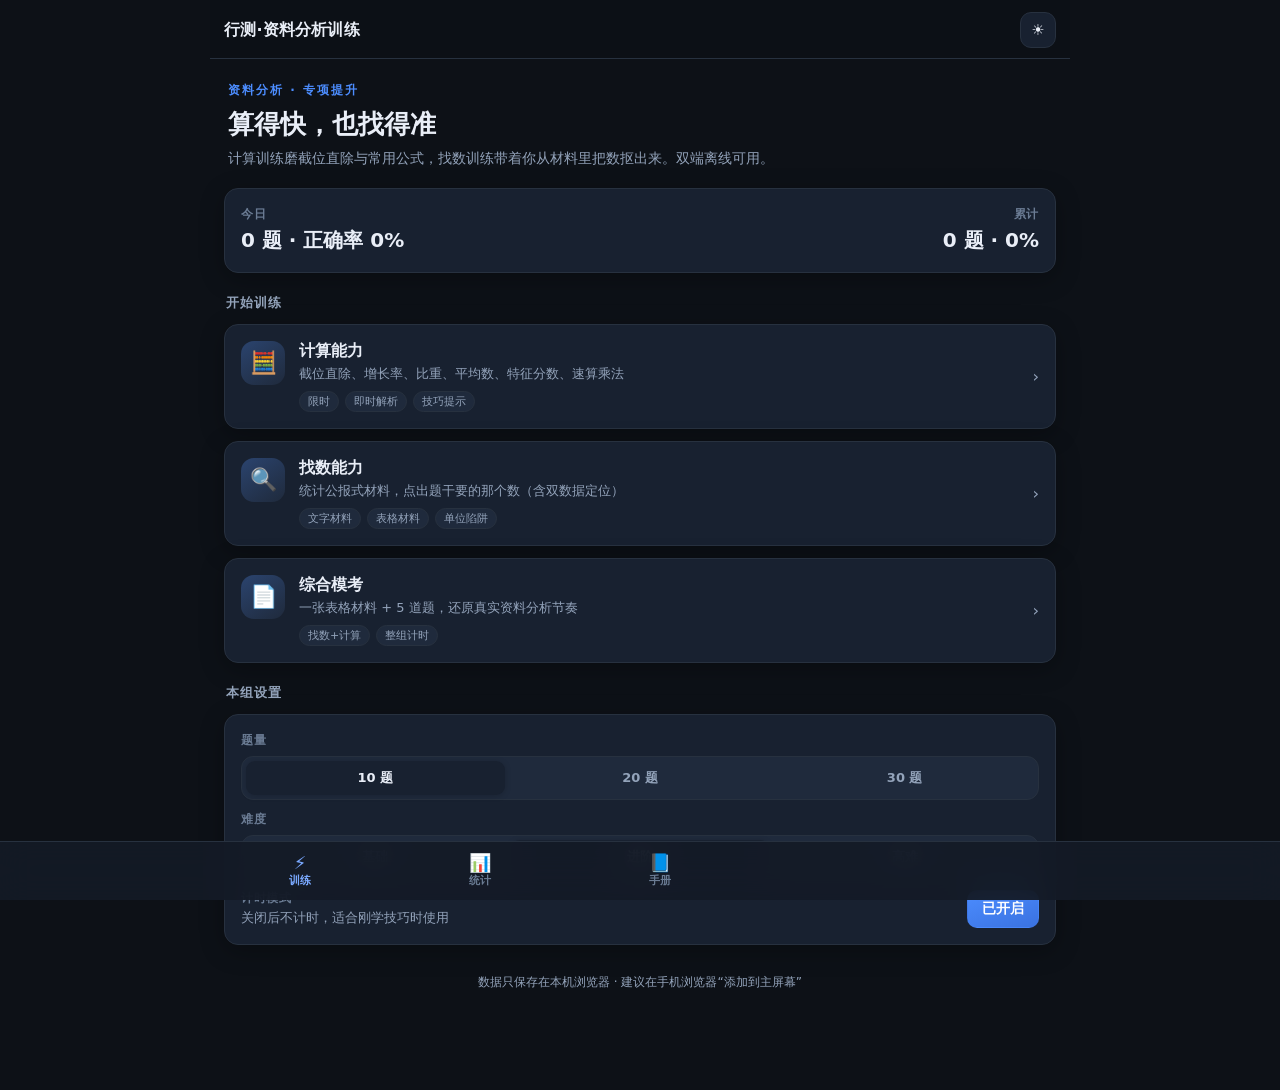
<file: index.html>
<!doctype html>
<html lang="zh-CN" data-theme="dark">
<head>
<meta charset="utf-8">
<meta name="viewport" content="width=device-width, initial-scale=1, viewport-fit=cover">
<meta name="theme-color" content="#0d1117">
<meta name="apple-mobile-web-app-capable" content="yes">
<meta name="apple-mobile-web-app-status-bar-style" content="black-translucent">
<meta name="apple-mobile-web-app-title" content="资料分析">
<meta name="description" content="行测资料分析专项训练：计算能力（截位直除、增长率、比重、平均数、特征分数）与找数能力（材料定位、表格定位），手机与电脑双端、离线可用。">
<title>行测资料分析训练</title>
<link rel="manifest" href="manifest.webmanifest">
<link rel="icon" href="icons/icon.svg" type="image/svg+xml">
<link rel="apple-touch-icon" sizes="180x180" href="icons/icon-180.png">
<link rel="stylesheet" href="assets/style.css">
</head>
<body>
<div id="app"></div>
<noscript><p style="padding:24px;font-family:sans-serif">请开启 JavaScript 后使用本训练程序。</p></noscript>
<script src="assets/gen.js"></script>
<script src="assets/app.js"></script>
</body>
</html>
</file>
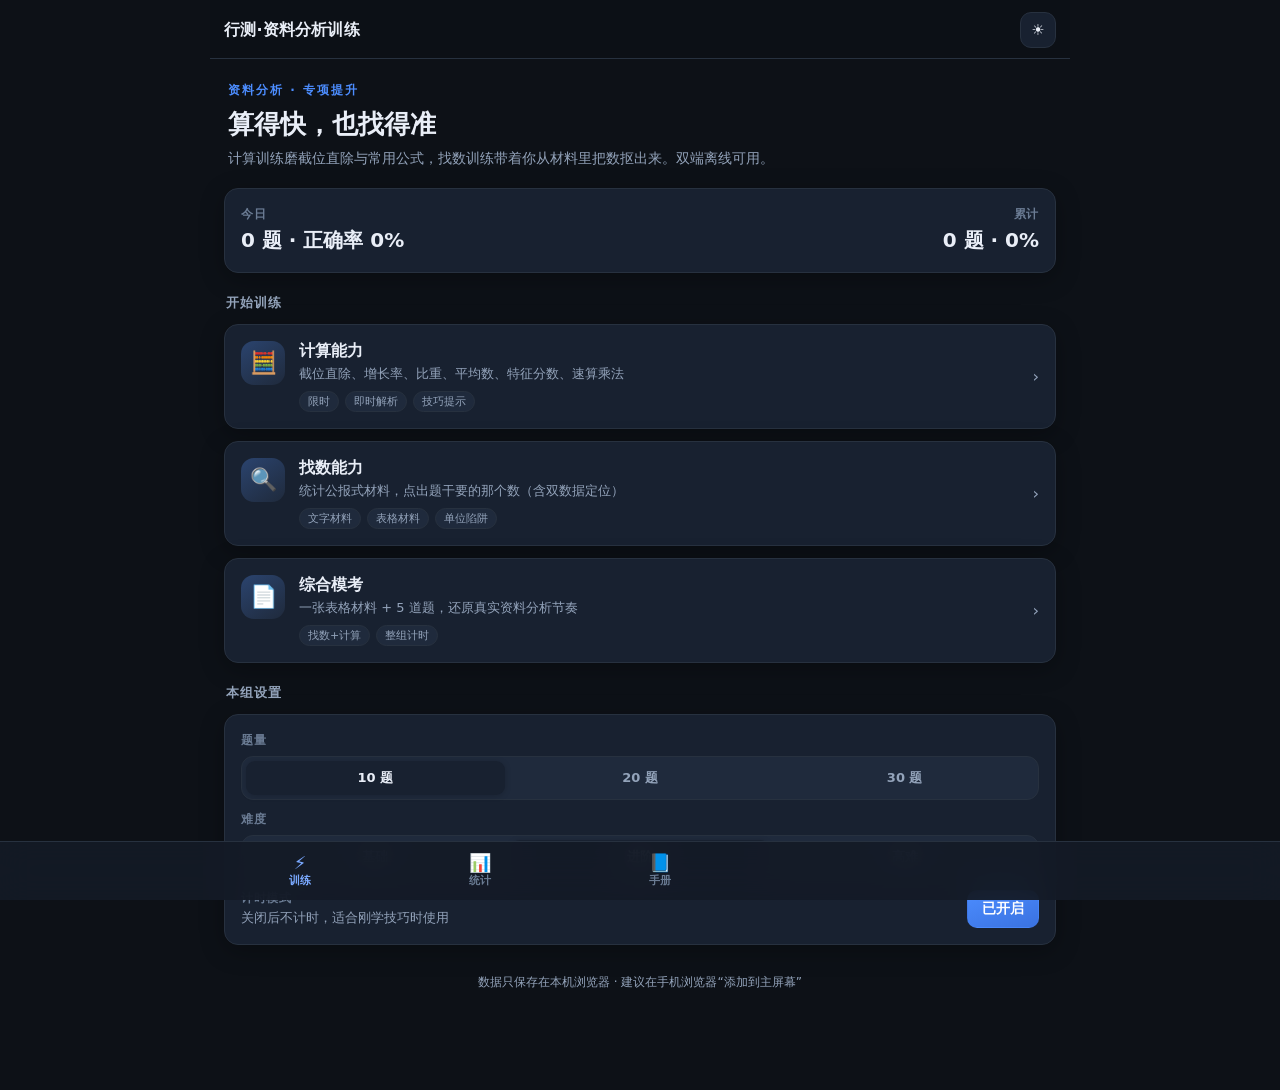
<file: xingce-single.html>
<!doctype html>
<html lang="zh-CN" data-theme="dark">
<head>
<meta charset="utf-8">
<meta name="viewport" content="width=device-width, initial-scale=1, viewport-fit=cover">
<meta name="theme-color" content="#0d1117">
<meta name="apple-mobile-web-app-capable" content="yes">
<meta name="apple-mobile-web-app-status-bar-style" content="black-translucent">
<meta name="apple-mobile-web-app-title" content="资料分析">
<meta name="description" content="行测资料分析专项训练：计算能力（截位直除、增长率、比重、平均数、特征分数）与找数能力（材料定位、表格定位），手机与电脑双端、离线可用。">
<!-- 单文件版：双击即可运行，可直接发到手机 -->
<title>行测资料分析训练</title>
<style>
/* ===== XC Sprint 行测资料分析训练 ===== */
:root{
  --bg:#0d1117; --bg2:#141b26; --card:#182130; --card2:#1f2a3c; --line:#27313f;
  --txt:#e9eef7; --dim:#93a3ba; --dim2:#6b7c94;
  --acc:#4c8dff; --acc2:#7aa9ff; --ok:#2fd08b; --bad:#ff6470; --warn:#ffb02e;
  --r:14px; --shadow:0 6px 24px rgba(0,0,0,.28);
  --safe-b: env(safe-area-inset-bottom, 0px);
}
html[data-theme="light"]{
  --bg:#f3f6fb; --bg2:#ffffff; --card:#ffffff; --card2:#f0f4fa; --line:#dbe3ee;
  --txt:#131a24; --dim:#5c6b80; --dim2:#8794a6; --shadow:0 6px 20px rgba(20,40,80,.08);
}
*{box-sizing:border-box;-webkit-tap-highlight-color:transparent}
html,body{margin:0;padding:0}
body{
  background:var(--bg); color:var(--txt);
  font-family:-apple-system,BlinkMacSystemFont,"Segoe UI","PingFang SC","Hiragino Sans GB","Microsoft YaHei",system-ui,sans-serif;
  font-size:16px; line-height:1.6; -webkit-font-smoothing:antialiased;
  padding-bottom:calc(78px + var(--safe-b)); overscroll-behavior-y:none;
}
#app{max-width:860px;margin:0 auto;padding:0 14px 8px}
button{font-family:inherit;font-size:inherit;color:inherit;background:none;border:none;cursor:pointer}
a{color:var(--acc)}

/* ---------- 顶栏 ---------- */
.topbar{
  position:sticky;top:0;z-index:20;display:flex;align-items:center;gap:10px;
  padding:12px 2px 10px;margin:0 -14px 12px;padding-left:14px;padding-right:14px;
  background:color-mix(in srgb,var(--bg) 86%,transparent);
  backdrop-filter:blur(14px);border-bottom:1px solid var(--line);
}
.topbar h1{font-size:16px;margin:0;font-weight:650;letter-spacing:.2px;flex:1;min-width:0;
  overflow:hidden;text-overflow:ellipsis;white-space:nowrap}
.icon-btn{width:36px;height:36px;display:grid;place-items:center;border-radius:11px;
  background:var(--card);border:1px solid var(--line);flex:none;font-size:15px}
.icon-btn:active{transform:scale(.94)}
.timer{font-variant-numeric:tabular-nums;font-weight:650;font-size:14px;padding:5px 10px;
  border-radius:9px;background:var(--card);border:1px solid var(--line);color:var(--dim)}
.timer.hot{color:var(--warn);border-color:color-mix(in srgb,var(--warn) 45%,var(--line))}

/* ---------- 首页 ---------- */
.hero{padding:10px 4px 18px}
.hero .kicker{font-size:12px;letter-spacing:2px;color:var(--acc);font-weight:700}
.hero h2{font-size:26px;line-height:1.28;margin:8px 0 6px;font-weight:750}
.hero p{margin:0;color:var(--dim);font-size:14px}
.grid{display:grid;gap:12px}
.grid.g2{grid-template-columns:1fr 1fr}
@media(max-width:520px){.grid.g2{grid-template-columns:1fr}}

.card{background:var(--card);border:1px solid var(--line);border-radius:var(--r);padding:16px;box-shadow:var(--shadow)}
.mode{display:flex;gap:14px;align-items:flex-start;text-align:left;width:100%;
  background:var(--card);border:1px solid var(--line);border-radius:var(--r);padding:16px;box-shadow:var(--shadow)}
.mode:active{transform:scale(.985)}
.mode .ico{width:44px;height:44px;flex:none;border-radius:13px;display:grid;place-items:center;font-size:22px;
  background:linear-gradient(145deg,color-mix(in srgb,var(--acc) 26%,var(--card2)),var(--card2))}
.mode h3{margin:0 0 3px;font-size:16px;font-weight:680}
.mode p{margin:0;font-size:13px;color:var(--dim)}
.mode .tagline{margin-top:8px;display:flex;gap:6px;flex-wrap:wrap}
.chip{font-size:11px;padding:2px 8px;border-radius:99px;background:var(--card2);color:var(--dim);
  border:1px solid var(--line);white-space:nowrap}
.chip.on{background:color-mix(in srgb,var(--acc) 18%,var(--card2));color:var(--acc2);
  border-color:color-mix(in srgb,var(--acc) 40%,var(--line))}

/* ---------- 段控 ---------- */
.seg{display:flex;gap:6px;background:var(--card2);border:1px solid var(--line);border-radius:12px;padding:4px}
.seg button{flex:1;padding:8px 4px;border-radius:9px;font-size:13px;color:var(--dim);font-weight:600}
.seg button.on{background:var(--card);color:var(--txt);box-shadow:0 1px 6px rgba(0,0,0,.18)}
.row{display:flex;align-items:center;gap:10px}
.row.between{justify-content:space-between}
.label{font-size:12px;color:var(--dim2);letter-spacing:.6px;font-weight:600}
.section-title{font-size:13px;color:var(--dim);font-weight:700;letter-spacing:1px;margin:20px 2px 10px}

/* ---------- 题目 ---------- */
.progress{height:5px;border-radius:99px;background:var(--card2);overflow:hidden;margin-bottom:14px}
.progress i{display:block;height:100%;background:linear-gradient(90deg,var(--acc),var(--acc2));
  border-radius:99px;transition:width .28s ease}
.stem{font-size:17px;line-height:1.65;margin:4px 0 14px}
.stem b{color:var(--acc2);font-weight:700}
.meta-line{display:flex;gap:8px;align-items:center;margin-bottom:10px;flex-wrap:wrap}

.opts{display:grid;gap:9px;margin-top:6px}
.opts.two{grid-template-columns:1fr 1fr}
.opt{display:flex;align-items:center;gap:10px;text-align:left;padding:13px 14px;border-radius:12px;
  background:var(--card);border:1.5px solid var(--line);font-size:16px;font-variant-numeric:tabular-nums;
  transition:border-color .15s,background .15s}
.opt .k{width:22px;height:22px;flex:none;border-radius:7px;background:var(--card2);color:var(--dim);
  display:grid;place-items:center;font-size:12px;font-weight:700}
.opt:active{transform:scale(.99)}
.opt.sel{border-color:var(--acc);background:color-mix(in srgb,var(--acc) 10%,var(--card))}
.opt.sel .k{background:var(--acc);color:#fff}
.opt.correct{border-color:var(--ok);background:color-mix(in srgb,var(--ok) 12%,var(--card))}
.opt.correct .k{background:var(--ok);color:#04231a}
.opt.wrong{border-color:var(--bad);background:color-mix(in srgb,var(--bad) 12%,var(--card))}
.opt.wrong .k{background:var(--bad);color:#2a0006}
.opt:disabled{cursor:default}

/* ---------- 材料 ---------- */
.material{background:var(--card);border:1px solid var(--line);border-radius:var(--r);padding:14px 15px;margin-bottom:14px}
.material .mtitle{font-size:13.5px;font-weight:700;color:var(--acc2);margin-bottom:8px;
  display:flex;justify-content:space-between;align-items:center;gap:8px}
.material p{margin:0 0 9px;font-size:15px;line-height:1.85;color:var(--txt);text-align:justify}
.material p:last-child{margin-bottom:0}
.num{display:inline;white-space:nowrap;padding:1.5px 4px;margin:0 1px;border-radius:5px;border-bottom:1.5px dashed var(--dim2);
  cursor:pointer;transition:background .12s,color .12s;font-variant-numeric:tabular-nums}
.num:hover{background:color-mix(in srgb,var(--acc) 16%,transparent)}
.num.sel{background:color-mix(in srgb,var(--acc) 26%,transparent);border-bottom-color:var(--acc)}
.num.hit{background:color-mix(in srgb,var(--ok) 26%,transparent);border-bottom-color:var(--ok)}
.num.miss{background:color-mix(in srgb,var(--bad) 24%,transparent);border-bottom-color:var(--bad)}
.num.reveal{background:color-mix(in srgb,var(--ok) 16%,transparent);border-bottom-color:var(--ok)}

/* ---------- 表格 ---------- */
.twrap{overflow-x:auto;margin:0 -4px;padding:0 4px}
table.mat{width:100%;border-collapse:collapse;font-size:13.5px;font-variant-numeric:tabular-nums;white-space:nowrap}
table.mat th,table.mat td{padding:8px 9px;border-bottom:1px solid var(--line);text-align:right}
table.mat th:first-child,table.mat td:first-child{text-align:left;font-weight:600;color:var(--dim);white-space:normal;min-width:110px}
table.mat thead th{color:var(--dim2);font-size:12px;font-weight:700;position:sticky;top:0;background:var(--card)}
table.mat td.cell{cursor:pointer;border-radius:6px}
table.mat td.cell:hover{background:color-mix(in srgb,var(--acc) 14%,transparent)}
table.mat td.cell.sel{background:color-mix(in srgb,var(--acc) 26%,transparent);box-shadow:inset 0 0 0 1.5px var(--acc)}
table.mat td.cell.hit{background:color-mix(in srgb,var(--ok) 24%,transparent);box-shadow:inset 0 0 0 1.5px var(--ok)}
table.mat td.cell.miss{background:color-mix(in srgb,var(--bad) 22%,transparent);box-shadow:inset 0 0 0 1.5px var(--bad)}
table.mat td.cell.reveal{box-shadow:inset 0 0 0 1.5px var(--ok)}

/* ---------- 反馈 ---------- */
.feedback{margin-top:14px;border-radius:var(--r);padding:14px;border:1px solid var(--line);background:var(--card);
  animation:pop .18s ease}
@keyframes pop{from{opacity:0;transform:translateY(6px)}to{opacity:1;transform:none}}
.feedback.good{border-color:color-mix(in srgb,var(--ok) 45%,var(--line));background:color-mix(in srgb,var(--ok) 8%,var(--card))}
.feedback.bad{border-color:color-mix(in srgb,var(--bad) 45%,var(--line));background:color-mix(in srgb,var(--bad) 8%,var(--card))}
.feedback .head{display:flex;align-items:center;gap:8px;font-weight:750;font-size:15px;margin-bottom:6px}
.feedback.good .head{color:var(--ok)}
.feedback.bad .head{color:var(--bad)}
.feedback .body{font-size:14px;color:var(--dim);line-height:1.7}
.feedback .body b{color:var(--txt);font-weight:650}
.tipbox{margin-top:10px;padding:10px 12px;border-radius:10px;background:var(--card2);font-size:13px;
  color:var(--dim);border-left:3px solid var(--acc)}
.tipbox b{color:var(--acc2)}

/* ---------- 底部操作条 ---------- */
.actionbar{position:fixed;left:0;right:0;bottom:0;z-index:30;padding:10px 14px calc(10px + var(--safe-b));
  background:color-mix(in srgb,var(--bg) 88%,transparent);backdrop-filter:blur(14px);border-top:1px solid var(--line)}
.actionbar .inner{max-width:860px;margin:0 auto;display:flex;gap:10px;align-items:center}
.btn{padding:13px 18px;border-radius:12px;font-weight:700;font-size:15.5px;background:var(--card2);
  border:1px solid var(--line);color:var(--txt);flex:1;text-align:center;transition:transform .1s,opacity .15s}
.btn:active{transform:scale(.985)}
.btn.primary{background:linear-gradient(160deg,var(--acc),#3a72e0);border-color:transparent;color:#fff}
.btn.ghost{flex:none;width:auto;padding:13px 16px;color:var(--dim)}
.btn[disabled]{opacity:.45}
.btn.small{flex:none;padding:9px 14px;font-size:13.5px;border-radius:10px}

/* ---------- 结果页 ---------- */
.score{display:flex;gap:14px;align-items:baseline;margin:6px 0 4px}
.score .big{font-size:44px;font-weight:800;letter-spacing:-1px;font-variant-numeric:tabular-nums}
.score .unit{font-size:14px;color:var(--dim)}
.statgrid{display:grid;grid-template-columns:repeat(3,1fr);gap:10px;margin-top:14px}
.stat{background:var(--card2);border-radius:12px;padding:11px 12px;border:1px solid var(--line)}
.stat .v{font-size:19px;font-weight:750;font-variant-numeric:tabular-nums}
.stat .k{font-size:11.5px;color:var(--dim2);letter-spacing:.5px;margin-top:2px}
.review{display:flex;flex-direction:column;gap:8px;margin-top:8px}
.rv{background:var(--card);border:1px solid var(--line);border-radius:12px;padding:11px 13px;font-size:14px}
.rv .q{color:var(--dim);font-size:13px;margin-bottom:4px}
.rv .ans{font-size:13px}
.rv .ans .y{color:var(--ok)} .rv .ans .n{color:var(--bad)}

/* 条形图 */
.bars{display:flex;align-items:flex-end;gap:8px;height:96px;margin-top:10px}
.bars .b{flex:1;display:flex;flex-direction:column;justify-content:flex-end;align-items:center;gap:5px;height:100%}
.bars .b i{display:block;width:100%;border-radius:6px 6px 3px 3px;background:linear-gradient(180deg,var(--acc),color-mix(in srgb,var(--acc) 35%,transparent));min-height:3px}
.bars .b span{font-size:10.5px;color:var(--dim2)}

/* 弱项条 */
.weak{display:flex;flex-direction:column;gap:11px;margin-top:6px}
.weak .w{display:flex;align-items:center;gap:10px;font-size:13.5px}
.weak .w .n{width:86px;flex:none;color:var(--dim)}
.weak .w .track{flex:1;height:8px;border-radius:99px;background:var(--card2);overflow:hidden}
.weak .w .track i{display:block;height:100%;border-radius:99px;background:linear-gradient(90deg,var(--bad),var(--warn))}
.weak .w .p{width:44px;text-align:right;font-variant-numeric:tabular-nums;color:var(--dim)}

/* 手册 */
.guide{border:1px solid var(--line);border-radius:12px;background:var(--card);margin-bottom:10px;overflow:hidden}
.guide summary{padding:13px 15px;font-weight:680;font-size:15px;cursor:pointer;list-style:none;
  display:flex;justify-content:space-between;align-items:center;gap:8px}
.guide summary::-webkit-details-marker{display:none}
.guide summary::after{content:"+";color:var(--dim);font-weight:400;font-size:18px}
.guide[open] summary::after{content:"−"}
.guide .gbody{padding:0 15px 14px;font-size:14px;color:var(--dim);white-space:pre-wrap;line-height:1.85}
.guide[open] summary{border-bottom:1px solid var(--line);margin-bottom:11px}

/* 底部导航 */
.tabbar{position:fixed;left:0;right:0;bottom:0;z-index:31;display:flex;
  background:color-mix(in srgb,var(--bg2) 92%,transparent);backdrop-filter:blur(16px);
  border-top:1px solid var(--line);padding:6px 4px calc(6px + var(--safe-b))}
.tabinner{display:flex;flex:1;width:100%;max-width:860px;margin:0 auto}
.tabbar button{flex:1;display:flex;flex-direction:column;align-items:center;gap:2px;padding:6px 0;
  font-size:10.5px;color:var(--dim2);font-weight:600;max-width:180px}
.tabbar button .ti{font-size:18px;line-height:1}
.tabbar button.on{color:var(--acc2)}

.toast{position:fixed;left:50%;transform:translateX(-50%);bottom:calc(96px + var(--safe-b));z-index:60;
  background:var(--card2);border:1px solid var(--line);color:var(--txt);padding:9px 16px;border-radius:99px;
  font-size:13.5px;box-shadow:var(--shadow);animation:pop .18s ease}
.hidden{display:none!important}
.muted{color:var(--dim)}
.center{text-align:center}
.sp6{height:6px}.sp10{height:10px}.sp16{height:16px}
.kbd{display:inline-block;padding:1px 6px;border:1px solid var(--line);border-radius:5px;font-size:11px;color:var(--dim2);background:var(--card2)}
@media(min-width:600px){ body{font-size:16.5px} .stem{font-size:18px} }

</style>
</head>
<body>
<div id="app"></div>
<noscript><p style="padding:24px;font-family:sans-serif">请开启 JavaScript 后使用本训练程序。</p></noscript>
<script>
/* ============================================================
 * XC Sprint · 行测资料分析训练 · 题库生成器（纯逻辑，可在 Node 中测试）
 * 无 DOM 依赖；浏览器挂到 window.XCGen
 * ============================================================ */
(function (global) {
'use strict';

/* ---------------- 随机与格式 ---------------- */
let RAND = Math.random;
function setRandom(fn){ RAND = (typeof fn === 'function') ? fn : Math.random; }
function ri(a, b){ return a + Math.floor(RAND() * (b - a + 1)); }
function rf(a, b){ return a + RAND() * (b - a); }
function pick(arr){ return arr[Math.floor(RAND() * arr.length)]; }
function shuffle(arr){
  const a = arr.slice();
  for (let i = a.length - 1; i > 0; i--){ const j = Math.floor(RAND() * (i + 1)); const t = a[i]; a[i] = a[j]; a[j] = t; }
  return a;
}
function round(x, d){
  d = (d == null) ? 1 : d;
  const p = Math.pow(10, d);
  const v = Math.round((x + (x >= 0 ? 1 : -1) * 1e-9) * p) / p;
  return v;
}
function fx(x, d){ d = (d == null) ? 1 : d; return round(x, d).toFixed(d); }
function pct(x, d){ d = (d == null) ? 1 : d; let s = fx(x, d); if (s === '-0.0') s = '0.0'; return s + '%'; }

/** 三位有效数字字符串 */
function sig3(x){
  const ax = Math.abs(x);
  if (ax === 0 || !isFinite(ax)) return '0';
  const e = Math.floor(Math.log10(ax));
  const d = 2 - e;
  if (d >= 0) return round(x, d).toFixed(d);
  const m = Math.pow(10, -d);
  return String(round(x / m, 0) * m);
}

/** 生成 count 个互不相同的选项（含唯一正确答案），返回 {options, answer} */
function buildOptions(truth, fmt, altValues, count){
  count = count || 4;
  const key = fmt(truth);
  const list = [key];
  const seen = new Set(list);
  const push = (v) => {
    const s = fmt(v);
    if (!seen.has(s) && s !== key){ seen.add(s); list.push(s); return true; }
    return false;
  };
  for (let i = 0; i < altValues.length && list.length < count; i++) push(altValues[i]);
  let guard = 0;
  const span = Math.max(Math.abs(truth), 1);
  while (list.length < count && guard++ < 300){
    const dir = RAND() < 0.5 ? -1 : 1;
    push(truth + dir * span * (0.01 + RAND() * 0.15) * (1 + guard * 0.15));
  }
  while (list.length < count){ push(truth + list.length * 1.7); }
  const sh = shuffle(list);
  return { options: sh, answer: sh.indexOf(key) };
}

let SEQ = 0;
function qid(){ SEQ += 1; return 'q' + SEQ; }

/* ---------------- 名称与文本素材 ---------------- */
const UNITS_MONEY = ['亿元', '万元', '元'];
const TIPS = {
  div: '截位直除：分母保留三位有效数字、分子取整，直接做除法；选项首两位不同时只算前两位即可。',
  growth: '增长类：① 求增长率＝(现期－基期)÷基期；② 求基期＝现期÷(1＋增长率)，用截位直除；③ 求增长量＝现期×r÷(1＋r)，可先把 r 化成分数。',
  weight: '比重：现期比重＝部分÷整体；比重变化看增速——部分增速＞整体增速则比重上升，反之下降，幅度≈现期比重×(a−b)÷(1＋a)，单位是“个百分点”。',
  avg: '平均数增长率＝(1＋总量增速)÷(1＋份数增速)－1，与平均数的绝对值无关，只与两个增速有关。',
  frac: '特征分数：1/6=16.7%、1/7=14.3%、1/8=12.5%、1/9=11.1%、1/11=9.1%、1/12=8.3%、1/13=7.7%、1/14=7.1%、1/15=6.7%、1/16=6.3%、1/17=5.9%、1/18=5.6%、1/19=5.3%。',
  mult: '速算乘法：拆成整十数＋零头（47×83＝47×80＋47×3）；接近 100 的平方用 (100±k)²＝10000±200k＋k²。',
  compare: '分数比较：先看直除的首位；接近时用差分法——两分数分子分母分别作差，用差分数与其中较小者比较，差分数大则被减数大。',
  locate: '找数三步：① 圈出题干的时间（现期还是基期）；② 圈出主体名称（多个相似名称要逐字比对）；③ 圈出考点（多少、增速、比重、平均）。对应不上就先定位再算。',
  table: '表格找数：先看表头单位和年份，再横向找指标、纵向找年份，交叉点才是你要的数；注意“其中”“累计”“同比”这类限定词。'
};
const TAG_NAME = {
  div: '截位直除', growth: '增长率与增长量', weight: '比重', avg: '平均数',
  frac: '特征分数', mult: '速算乘法', compare: '分数比较',
  locate: '材料找数', table: '表格找数'
};
const CALC_TAGS = ['div', 'growth', 'weight', 'avg', 'frac', 'mult', 'compare'];

/* ============================================================
 * 计算类题目
 * ============================================================ */

/* 1. 截位直除 */
function makeDiv(diff){
  const lo = diff >= 3 ? 1000 : 200;
  const hi = diff >= 3 ? 9999 : 9999;
  const a = round(rf(lo, hi), 1);
  const b = round(rf(lo, hi), 1);
  const truth = a / b;
  const fmt = sig3;
  const alts = [truth * 1.03, truth * 0.97, truth * 1.07, truth * 0.93, truth / 10, truth * 10];
  const o = buildOptions(truth, fmt, alts, 4);
  return {
    id: qid(), tag: 'div', kind: 'calc', diff: diff,
    stem: '计算：' + fx(a, 1) + ' ÷ ' + fx(b, 1) + ' ≈ ？（保留三位有效数字）',
    options: o.options, answer: o.answer,
    tip: TIPS.div,
    explain: '分母取三位有效数字 ' + sig3(b) + '、分子取 ' + sig3(a) + ' 直除，得 ' + fmt(truth) + '。',
    targetSec: diff >= 3 ? 28 : 20,
    meta: { a: a, b: b, truth: truth }
  };
}

/* 2. 增长类 */
function makeGrowth(diff){
  const kind = pick(['rate', 'rate', 'base', 'delta', 'current']);
  const A = round(rf(diff >= 3 ? 300 : 500, diff >= 3 ? 9999 : 6000), 1);
  let r = round(rf(2, diff >= 3 ? 26 : 16), 1);
  if (RAND() < 0.13) r = -r;
  const B = round(A * (1 + r / 100), 2);
  const y0 = pick(['2018', '2019', '2020', '2021', '2022']);
  const y1 = String(Number(y0) + 1);
  const name = pick(['地区生产总值', '规模以上工业增加值', '固定资产投资', '社会消费品零售总额', '营业收入', '利润总额', '出口额', '财政收入']);

  if (kind === 'rate'){
    const truth = (B - A) / A * 100;
    const o = buildOptions(truth, v => pct(v, 1),
      [truth + 0.6, truth - 0.5, truth + 1.2, truth - 1.1, -truth, truth * 1.15], 4);
    return {
      id: qid(), tag: 'growth', kind: 'calc', diff: diff,
      stem: '某地' + y0 + '年' + name + '为 ' + fx(A, 1) + ' 亿元，' + y1 + '年为 ' + fx(B, 2) + ' 亿元。求' + y1 + '年该指标同比增长率。',
      options: o.options, answer: o.answer, tip: TIPS.growth,
      explain: '增长率＝(现期－基期)÷基期＝(' + fx(B, 2) + '－' + fx(A, 1) + ')÷' + fx(A, 1) + '≈ ' + pct(truth, 1) + '。',
      targetSec: 35, meta: { kind: 'rate', A: A, B: B, truth: truth }
    };
  }
  if (kind === 'base'){
    const truth = B / (1 + r / 100);
    const o = buildOptions(truth, v => fx(v, 1),
      [truth * 1.02, truth * 0.974, truth * 1.035, truth * 0.96, B, B * 0.98], 4);
    return {
      id: qid(), tag: 'growth', kind: 'calc', diff: diff,
      stem: '某地' + y1 + '年' + name + '为 ' + fx(B, 2) + ' 亿元，同比增长 ' + pct(r, 1) + '。求' + y0 + '年该指标的值。',
      options: o.options, answer: o.answer, tip: TIPS.growth,
      explain: '基期＝现期÷(1＋增长率)＝' + fx(B, 2) + '÷' + fx(1 + r / 100, 3) + '≈ ' + fx(truth, 1) + ' 亿元。',
      targetSec: 40, meta: { kind: 'base', A: A, B: B, r: r, truth: truth }
    };
  }
  if (kind === 'delta'){
    const truth = B - A;
    const o = buildOptions(truth, v => fx(v, 2),
      [truth * 1.04, truth * 0.95, A * r / 100 * 1.15, truth * 1.1, Math.abs(B - A) * 0.9 + 1], 4);
    return {
      id: qid(), tag: 'growth', kind: 'calc', diff: diff,
      stem: '某地' + y1 + '年' + name + '为 ' + fx(B, 2) + ' 亿元，' + y0 + '年为 ' + fx(A, 1) + ' 亿元。求' + y1 + '年比' + y0 + '年增加多少亿元？',
      options: o.options, answer: o.answer, tip: TIPS.growth,
      explain: '增长量＝现期－基期＝' + fx(B, 2) + '－' + fx(A, 1) + '＝' + fx(truth, 2) + ' 亿元。',
      targetSec: 30, meta: { kind: 'delta', A: A, B: B, truth: truth }
    };
  }
  const truth = B;
  const o = buildOptions(truth, v => fx(v, 2),
    [A * (1 + r / 100 * 1.2), A * (1 - r / 100), truth * 1.03, truth * 0.97, A], 4);
  return {
    id: qid(), tag: 'growth', kind: 'calc', diff: diff,
    stem: '某地' + y0 + '年' + name + '为 ' + fx(A, 1) + ' 亿元，' + y1 + '年同比增长 ' + pct(r, 1) + '。求' + y1 + '年该指标的值。',
    options: o.options, answer: o.answer, tip: TIPS.growth,
    explain: '现期＝基期×(1＋增长率)＝' + fx(A, 1) + '×' + fx(1 + r / 100, 3) + '≈ ' + fx(truth, 2) + ' 亿元。',
    targetSec: 30, meta: { kind: 'current', A: A, B: B, r: r, truth: truth }
  };
}

/* 3. 比重 */
function makeWeight(diff){
  const variant = pick(['share', 'share', 'shift']);
  const name = pick(['第三产业', '高新技术产业', '战略性新兴产业', '民营经济', '农业']);
  const wholeName = pick(['地区生产总值', '全部营业收入', '全部投资额', '总销售额']);
  if (variant === 'share'){
    const W = round(rf(2000, 9000), 1);
    const P = round(W * rf(0.15, 0.75), 1);
    const truth = P / W * 100;
    const o = buildOptions(truth, v => pct(v, 1),
      [truth + 0.4, truth - 0.35, truth + 0.9, truth - 0.8, truth * 1.1, 100 - truth], 4);
    return {
      id: qid(), tag: 'weight', kind: 'calc', diff: diff,
      stem: '2023年某地' + wholeName + '为 ' + fx(W, 1) + ' 亿元，其中' + name + '为 ' + fx(P, 1) + ' 亿元。求' + name + '占' + wholeName + '的比重。',
      options: o.options, answer: o.answer, tip: TIPS.weight,
      explain: '比重＝部分÷整体＝' + fx(P, 1) + '÷' + fx(W, 1) + '≈ ' + pct(truth, 1) + '。',
      targetSec: 30, meta: { kind: 'share', P: P, W: W, truth: truth }
    };
  }
  let P1, W1, a, b, truth, guard0 = 0;
  do {
    P1 = round(rf(200, 3000), 1);
    W1 = round(P1 / rf(0.2, 0.7), 1);
    a = round(rf(4, 22), 1);
    b = round(rf(2, 11), 1);
    const P0 = P1 / (1 + a / 100), W0 = W1 / (1 + b / 100);
    truth = (P1 / W1 - P0 / W0) * 100;
  } while (Math.abs(truth) < 0.65 && guard0++ < 300);
  const dir = truth >= 0 ? '上升' : '下降';
  const abs = Math.abs(truth);
  const fmt = v => (v >= 0 ? '上升' : '下降') + fx(Math.abs(v), 1) + '个百分点';
  const alts = [
    Math.sign(truth) * (abs * 0.55), -truth, Math.sign(truth) * (abs * 1.6),
    Math.sign(truth) * (abs + 0.5), Math.sign(truth) * Math.abs(a - b)
  ];
  const key = fmt(truth);
  const list = [key];
  for (const v of alts){ const s = fmt(v); if (s !== key && list.indexOf(s) < 0) list.push(s); }
  let guard = 0;
  while (list.length < 4 && guard++ < 100){ const s = fmt(Math.sign(truth) * (abs + guard * 0.3)); if (list.indexOf(s) < 0) list.push(s); }
  const sh = shuffle(list.slice(0, 4));
  return {
    id: qid(), tag: 'weight', kind: 'calc', diff: diff,
    stem: '2023年某地' + name + '为 ' + fx(P1, 1) + ' 亿元，同比增长 ' + pct(a, 1) + '；' + wholeName + '为 ' + fx(W1, 1) + ' 亿元，同比增长 ' + pct(b, 1) + '。求2023年' + name + '占' + wholeName + '的比重比上年同期如何变化？',
    options: sh, answer: sh.indexOf(key), tip: TIPS.weight,
    explain: '部分增速 ' + pct(a, 1) + ' ' + (a > b ? '＞' : '＜') + ' 整体增速 ' + pct(b, 1) + '，比重' + dir + '；幅度≈现期比重×(' + fx(a, 1) + '－' + fx(b, 1) + ')÷(1＋' + fx(a / 100, 3) + ')≈' + fx(abs, 1) + ' 个百分点。',
    targetSec: 45, meta: { kind: 'shift', P1: P1, W1: W1, a: a, b: b, truth: truth }
  };
}

/* 4. 平均数增长率 */
function makeAvg(diff){
  const totalName = pick(['营业收入', '利润总额', '销售额', '研发投入', '产量']);
  const unitName = pick(['从业人员', '企业数量', '门店数量', '职工人数']);
  const a = round(rf(3, 20), 1);
  let b = round(rf(1, 12), 1);
  if (Math.abs(a - b) < 1.2) b = round(a >= 6 ? a - 2.4 : a + 2.4, 1);
  const truth = ((1 + a / 100) / (1 + b / 100) - 1) * 100;
  // 干扰项：直接相减 a-b（最常见错误）、符号反、倍数偏差
  const key = pct(truth, 1);
  const list = [key];
  const cands = [a - b, -truth, truth * 1.18, truth - 1.1, truth + 1.3, a - b + 0.9, truth * 0.82, truth - 2.0];
  for (const v of cands){
    if (list.length >= 4) break;
    const s = pct(v, 1);
    if (s !== key && list.indexOf(s) < 0 && Math.abs(v - truth) >= 0.35) list.push(s);
  }
  let gA = 0;
  while (list.length < 4 && gA++ < 40){
    const s = pct(truth + (gA % 2 ? 1 : -1) * (0.6 + gA * 0.4), 1);
    if (list.indexOf(s) < 0) list.push(s);
  }
  const o = { options: shuffle(list), answer: 0 };
  o.answer = o.options.indexOf(key);
  return {
    id: qid(), tag: 'avg', kind: 'calc', diff: diff,
    stem: '2023年某行业' + totalName + '同比增长 ' + pct(a, 1) + '，' + unitName + '同比增长 ' + pct(b, 1) + '。求人均（或户均）' + totalName + '同比增长率。',
    options: o.options, answer: o.answer, tip: TIPS.avg,
    explain: '平均数增长率＝(1＋' + fx(a / 100, 3) + ')÷(1＋' + fx(b / 100, 3) + ')－1≈ ' + pct(truth, 1) + '。注意不是 a－b＝' + pct(a - b, 1) + '。',
    targetSec: 35, meta: { kind: 'avg', a: a, b: b, truth: truth }
  };
}

/* 5. 特征分数 */
function makeFrac(diff){
  const den = pick([6, 7, 8, 9, 11, 12, 13, 14, 15, 16, 17, 18, 19]);
  const num = ri(1, den - 1);
  const truth = num / den * 100;
  const reverse = RAND() < 0.28;
  if (!reverse){
    const o = buildOptions(truth, v => pct(v, 1),
      [truth + 1.2, truth - 0.9, truth + 2.0, truth - 1.8, truth * 1.1], 4);
    return {
      id: qid(), tag: 'frac', kind: 'calc', diff: diff,
      stem: num + '/' + den + ' 约等于百分之几？',
      options: o.options, answer: o.answer, tip: TIPS.frac,
      explain: num + '/' + den + '＝' + fx(truth / 100, 4) + '≈ ' + pct(truth, 1) + '（记住 1/' + den + '≈' + pct(100 / den, 1) + '）。',
      targetSec: 12, meta: { kind: 'frac', num: num, den: den, truth: truth }
    };
  }
  const good = num + '/' + den;
  const distOf = (s) => { const p2 = s.split('/'); return Math.abs(Number(p2[0]) / Number(p2[1]) * 100 - truth); };
  const pool = [];
  for (let d2 = 6; d2 <= 19; d2++){
    for (let m2 = 1; m2 < d2; m2++){
      const s = m2 + '/' + d2;
      if (s !== good && distOf(s) > 1.3) pool.push(s);
    }
  }
  const opts = shuffle([good].concat(shuffle(pool).slice(0, 3)));
  const idx = opts.indexOf(good);
  return {
    id: qid(), tag: 'frac', kind: 'calc', diff: diff,
    stem: pct(truth, 1) + ' 最接近下面哪个分数？',
    options: opts, answer: idx,
    tip: TIPS.frac,
    explain: num + '/' + den + '≈' + pct(truth, 1) + '；其余选项分别约等于 ' + opts.filter(s => s !== good).map(s => {
      const p2 = s.split('/'); return pct(Number(p2[0]) / Number(p2[1]) * 100, 1);
    }).join('、') + '。',
    targetSec: 12, meta: { kind: 'fracRev', num: num, den: den, truth: truth }
  };
}

/* 6. 速算乘法 / 平方 / 拆分 */
function makeMult(diff){
  const variant = pick(['two', 'two', 'square']);
  if (variant === 'two'){
    const a = ri(21, 99), b = ri(21, 99);
    const truth = a * b;
    const o = buildOptions(truth, v => String(Math.round(v)),
      [truth + a, truth - b, truth + 10, truth - 10, truth + 100, truth - 100, (a + 1) * b], 4);
    return {
      id: qid(), tag: 'mult', kind: 'calc', diff: diff,
      stem: a + ' × ' + b + ' ＝ ？',
      options: o.options, answer: o.answer, tip: TIPS.mult,
      explain: a + '×' + b + '＝' + a + '×' + (Math.floor(b / 10) * 10) + '＋' + a + '×' + (b % 10) + '＝' + (a * Math.floor(b / 10) * 10) + '＋' + (a * (b % 10)) + '＝' + truth + '。',
      targetSec: 10, meta: { kind: 'mult', a: a, b: b, truth: truth }
    };
  }
  const k = ri(2, 19);
  const sign = RAND() < 0.5 ? 1 : -1;
  const base = 100 + sign * k;
  const truth = base * base;
  const o = buildOptions(truth, v => String(Math.round(v)),
    [truth + sign * 200, truth - sign * 200, (100 + sign * (k - 1)) ** 2, (100 + sign * (k + 1)) ** 2, truth + 1], 4);
  return {
    id: qid(), tag: 'mult', kind: 'calc', diff: diff,
    stem: base + '² ＝ ？',
    options: o.options, answer: o.answer, tip: TIPS.mult,
    explain: '用 (100±k)²＝10000±200k＋k²：' + base + '²＝10000' + (sign > 0 ? '＋' : '－') + (200 * k) + '＋' + (k * k) + '＝' + truth + '。',
    targetSec: 12, meta: { kind: 'square', base: base, truth: truth }
  };
}

/* 7. 分数比较（差分法） */
function makeCompare(diff){
  const a = ri(21, 97), b = ri(21, 97);
  const r1 = a / b;
  const d = ri(21, 97);
  const e = (RAND() < 0.5 ? 1 : -1) * rf(0.004, 0.03);
  const c = Math.max(3, Math.round(r1 * (1 + e) * d));
  const left = a * d, right = c * b;
  if (left === right) return makeCompare(diff);
  const bigger = left > right ? '甲' : '乙';
  const options = ['甲＞乙', '甲＜乙', '甲＝乙', '无法判断'];
  const key = bigger === '甲' ? '甲＞乙' : '甲＜乙';
  return {
    id: qid(), tag: 'compare', kind: 'calc', diff: diff,
    stem: '甲数＝' + a + '/' + b + '，乙数＝' + c + '/' + d + '，比较大小。',
    options: options, answer: options.indexOf(key), tip: TIPS.compare,
    explain: '交叉相乘：' + a + '×' + d + '＝' + left + '，' + c + '×' + b + '＝' + right + '，故' + key + '。',
    targetSec: 20, meta: { kind: 'compare', a: a, b: b, c: c, d: d, left: left, right: right }
  };
}

function makeCalc(diff, tag){
  diff = diff || 2;
  if (!tag) tag = pick(CALC_TAGS);
  switch (tag){
    case 'div': return makeDiv(diff);
    case 'growth': return makeGrowth(diff);
    case 'weight': return makeWeight(diff);
    case 'avg': return makeAvg(diff);
    case 'frac': return makeFrac(diff);
    case 'mult': return makeMult(diff);
    case 'compare': return makeCompare(diff);
    default: return makeDiv(diff);
  }
}

/* ============================================================
 * 材料类题目（找数能力）
 * ============================================================ */
const PROV = ['A省', 'B省', 'C市', 'D市', 'E自治区', 'F省'];

function mkFactBox(){
  const facts = {}; const order = [];
  return {
    facts, order,
    add(id, label, disp, num, unit){
      facts[id] = { id: id, label: label, disp: disp, dispAbs: String(disp).replace('-', ''), num: num, unit: unit };
      order.push(id);
      return id;
    }
  };
}
function compose(paras, box, title){
  const out = paras.map(p => {
    const segs = []; const re = /\{([A-Za-z0-9_]+)\}/g; let last = 0, m;
    while ((m = re.exec(p)) !== null){
      if (m.index > last) segs.push({ s: p.slice(last, m.index) });
      const f = box.facts[m[1]];
      segs.push({ id: m[1], s: f ? f.disp : '' });
      last = re.lastIndex;
    }
    if (last < p.length) segs.push({ s: p.slice(last) });
    // 负增长在材料里写成“下降 x%”，但点击值与答案仍按带符号的增速计
    for (let i = 1; i < segs.length; i++){
      const cur = segs[i], prev = segs[i - 1];
      if (cur.id && prev && prev.s && !prev.id && /增长\s*$/.test(prev.s)){
        const f2 = box.facts[cur.id];
        if (f2 && f2.num < 0){
          prev.s = prev.s.replace(/增长(\s*)$/, '下降$1');
          cur.s = f2.dispAbs;
        }
      }
    }
    return segs;
  });
  return { kind: 'text', title: title, paras: out, facts: box.facts, order: box.order };
}

/* 材料族 1：地区经济 */
function matEconomy(diff){
  const P = pick(PROV), Y = pick(['2022', '2023']);
  const box = mkFactBox();
  const gdp = round(rf(1200, 7600), 1);
  const g = round(rf(3.2, 9.4), 1);
  const p1 = round(gdp * rf(0.07, 0.13), 1);
  const p2 = round(gdp * rf(0.33, 0.46), 1);
  const p3 = round(gdp - p1 - p2, 1);
  const g1 = round(rf(1.5, 6.5), 1), g2 = round(rf(2.5, 9.5), 1), g3 = round(rf(4.0, 11.0), 1);
  const fai = round(rf(800, 5200), 1), gF = round(rf(-4, 12), 1);
  const retail = round(rf(600, 4800), 1), gR = round(rf(-2, 11), 1);
  const trade = round(rf(300, 3600), 1), gT = round(rf(-6, 14), 1);
  const exp = round(trade * rf(0.45, 0.62), 1), gE = round(rf(-8, 16), 1);
  const imp = round(trade - exp, 1);
  const inc = ri(26000, 52000), gI = round(rf(3.5, 8.5), 1);
  const incU = ri(36000, 72000), gU = round(rf(2.5, 7.0), 1);
  const incR = ri(14000, 30000), gRu = round(rf(5.0, 9.5), 1);

  box.add('gdp', Y + '年' + P + '地区生产总值', fx(gdp, 1) + '亿元', gdp, '亿元');
  box.add('gdp_r', Y + '年' + P + '地区生产总值增速', pct(g, 1), g, '%');
  box.add('p1', Y + '年' + P + '第一产业增加值', fx(p1, 1) + '亿元', p1, '亿元');
  box.add('p1_r', Y + '年' + P + '第一产业增加值增速', pct(g1, 1), g1, '%');
  box.add('p2', Y + '年' + P + '第二产业增加值', fx(p2, 1) + '亿元', p2, '亿元');
  box.add('p2_r', Y + '年' + P + '第二产业增加值增速', pct(g2, 1), g2, '%');
  box.add('p3', Y + '年' + P + '第三产业增加值', fx(p3, 1) + '亿元', p3, '亿元');
  box.add('p3_r', Y + '年' + P + '第三产业增加值增速', pct(g3, 1), g3, '%');
  box.add('fai', Y + '年' + P + '固定资产投资', fx(fai, 1) + '亿元', fai, '亿元');
  box.add('fai_r', Y + '年' + P + '固定资产投资增速', pct(gF, 1), gF, '%');
  box.add('retail', Y + '年' + P + '社会消费品零售总额', fx(retail, 1) + '亿元', retail, '亿元');
  box.add('retail_r', Y + '年' + P + '社会消费品零售总额增速', pct(gR, 1), gR, '%');
  box.add('trade', Y + '年' + P + '进出口总额', fx(trade, 1) + '亿元', trade, '亿元');
  box.add('trade_r', Y + '年' + P + '进出口总额增速', pct(gT, 1), gT, '%');
  box.add('exp', Y + '年' + P + '出口额', fx(exp, 1) + '亿元', exp, '亿元');
  box.add('exp_r', Y + '年' + P + '出口额增速', pct(gE, 1), gE, '%');
  box.add('imp', Y + '年' + P + '进口额', fx(imp, 1) + '亿元', imp, '亿元');
  box.add('inc', Y + '年' + P + '居民人均可支配收入', inc + '元', inc, '元');
  box.add('inc_r', Y + '年' + P + '居民人均可支配收入增速', pct(gI, 1), gI, '%');
  box.add('incU', Y + '年' + P + '城镇居民人均可支配收入', incU + '元', incU, '元');
  box.add('incU_r', Y + '年' + P + '城镇居民人均可支配收入增速', pct(gU, 1), gU, '%');
  box.add('incR', Y + '年' + P + '农村居民人均可支配收入', incR + '元', incR, '元');
  box.add('incR_r', Y + '年' + P + '农村居民人均可支配收入增速', pct(gRu, 1), gRu, '%');

  const paras = [
    '经初步核算，' + Y + '年' + P + '地区生产总值{gdp}，比上年增长{gdp_r}。分产业看，第一产业增加值{p1}，增长{p1_r}；第二产业增加值{p2}，增长{p2_r}；第三产业增加值{p3}，增长{p3_r}。',
    '全年固定资产投资{fai}，比上年增长{fai_r}。社会消费品零售总额{retail}，增长{retail_r}。全年进出口总额{trade}，增长{trade_r}；其中，出口{exp}，增长{exp_r}；进口{imp}。',
    '全年居民人均可支配收入{inc}，比上年增长{inc_r}。按常住地分，城镇居民人均可支配收入{incU}，增长{incU_r}；农村居民人均可支配收入{incR}，增长{incR_r}。'
  ];
  return compose(diff >= 3 ? paras : paras, box, Y + '年' + P + '国民经济主要指标');
}

/* 材料族 2：工业/企业 */
function matIndustry(diff){
  const P = pick(PROV), Y = pick(['2022', '2023']);
  const box = mkFactBox();
  const out = round(rf(120, 3600), 1), oR = round(rf(-3, 15), 1);
  const sale = round(out * rf(0.9, 0.99), 1), sR = round(rf(-2, 14), 1);
  const profit = round(rf(20, 800), 1), pR = round(rf(-8, 22), 1);
  const rd = round(rf(10, 320), 2), rR = round(rf(5, 25), 1);
  const staff = ri(2, 60), stR = round(rf(-3, 6), 1);
  const cost = round(rf(30, 900), 1), cR = round(rf(-1, 12), 1);

  box.add('out', Y + '年' + P + '规模以上工业总产值', fx(out, 1) + '亿元', out, '亿元');
  box.add('out_r', Y + '年' + P + '规模以上工业总产值增速', pct(oR, 1), oR, '%');
  box.add('sale', Y + '年' + P + '规模以上工业销售产值', fx(sale, 1) + '亿元', sale, '亿元');
  box.add('sale_r', Y + '年' + P + '规模以上工业销售产值增速', pct(sR, 1), sR, '%');
  box.add('profit', Y + '年' + P + '规模以上工业企业利润总额', fx(profit, 1) + '亿元', profit, '亿元');
  box.add('profit_r', Y + '年' + P + '规模以上工业企业利润总额增速', pct(pR, 1), pR, '%');
  box.add('rd', Y + '年' + P + '规模以上工业企业研发经费', fx(rd, 2) + '亿元', rd, '亿元');
  box.add('rd_r', Y + '年' + P + '规模以上工业企业研发经费增速', pct(rR, 1), rR, '%');
  box.add('staff', Y + '年' + P + '规模以上工业企业从业人员', staff + '万人', staff, '万人');
  box.add('staff_r', Y + '年' + P + '规模以上工业企业从业人员增速', pct(stR, 1), stR, '%');
  box.add('cost', Y + '年' + P + '规模以上工业企业营业成本', fx(cost, 1) + '亿元', cost, '亿元');

  const paras = [
    Y + '年，' + P + '规模以上工业总产值{out}，比上年增长{out_r}；销售产值{sale}，增长{sale_r}，产销率' + pct(round(sale / out * 100, 1), 1) + '。',
    '全年规模以上工业企业实现利润总额{profit}，比上年增长{profit_r}；营业成本{cost}。研发经费{rd}，增长{rd_r}。',
    '年末规模以上工业企业从业人员{staff}，比上年增长{staff_r}。'
  ];
  return compose(paras, box, Y + '年' + P + '规模以上工业主要指标');
}

/* 材料族 3：人口与民生 */
function matPeople(diff){
  const P = pick(PROV), Y = pick(['2022', '2023']);
  const box = mkFactBox();
  const pop = ri(600, 12000), popR = round(rf(-0.6, 0.8), 2);
  const birth = round(rf(5.2, 12.5), 2), death = round(rf(5.0, 9.0), 2);
  const urban = round(rf(45, 88), 1), uR = round(rf(-0.5, 2.2), 1);
  const emp = ri(800, 6500), empR = round(rf(-1.5, 4.5), 1);
  const col = ri(60, 320), colR = round(rf(0.5, 7.5), 1);
  const hosp = ri(800, 9000), hR = round(rf(-1, 12), 1);

  box.add('pop', Y + '年末' + P + '常住人口', pop + '万人', pop, '万人');
  box.add('pop_r', Y + '年末' + P + '常住人口增速', pct(popR, 2), popR, '%');
  box.add('birth', Y + '年' + P + '人口出生率', pct(birth, 2), birth, '‰');
  box.add('death', Y + '年' + P + '人口死亡率', pct(death, 2), death, '‰');
  box.add('urban', Y + '年' + P + '常住人口城镇化率', pct(urban, 1), urban, '%');
  box.add('urban_r', Y + '年' + P + '常住人口城镇化率较上年提高', fx(uR, 1) + '个百分点', uR, '百分点');
  box.add('emp', Y + '年' + P + '城镇就业人员', emp + '万人', emp, '万人');
  box.add('emp_r', Y + '年' + P + '城镇就业人员增速', pct(empR, 1), empR, '%');
  box.add('col', Y + '年' + P + '普通高校在校生', col + '万人', col, '万人');
  box.add('col_r', Y + '年' + P + '普通高校在校生增速', pct(colR, 1), colR, '%');
  box.add('hosp', Y + '年' + P + '医疗卫生机构床位数', hosp + '万张', hosp, '万张');

  const paras = [
    Y + '年末，' + P + '常住人口{pop}，比上年增长{pop_r}。全年人口出生率{birth}，人口死亡率{death}；常住人口城镇化率{urban}，比上年提高{urban_r}。',
    '全年城镇就业人员{emp}，比上年增长{emp_r}。普通高校在校生{col}，增长{col_r}。年末医疗卫生机构床位数{hosp}。'
  ];
  return compose(paras, box, Y + '年' + P + '人口与民生主要指标');
}

/* 材料族 4：能源与环境 */
function matEnergy(diff){
  const P = pick(PROV), Y = pick(['2022', '2023']);
  const box = mkFactBox();
  const el = round(rf(600, 6800), 1), eR = round(rf(1.5, 11), 1);
  const ind = round(el * rf(0.55, 0.72), 1), iR = round(rf(0.5, 10), 1);
  const res = round(el - ind, 1), rR = round(rf(-6, 14), 1);
  const coal = round(rf(300, 5200), 1), cR = round(rf(-9, 8), 1);
  const power = round(rf(200, 4200), 2), pR = round(rf(4, 32), 1);
  const drop = round(rf(1.2, 4.6), 2);
  const forest = round(rf(30, 68), 1);

  box.add('el', Y + '年' + P + '全社会用电量', fx(el, 1) + '亿千瓦时', el, '亿千瓦时');
  box.add('el_r', Y + '年' + P + '全社会用电量增速', pct(eR, 1), eR, '%');
  box.add('ind', Y + '年' + P + '工业用电量', fx(ind, 1) + '亿千瓦时', ind, '亿千瓦时');
  box.add('ind_r', Y + '年' + P + '工业用电量增速', pct(iR, 1), iR, '%');
  box.add('res', Y + '年' + P + '城乡居民生活用电量', fx(res, 1) + '亿千瓦时', res, '亿千瓦时');
  box.add('res_r', Y + '年' + P + '城乡居民生活用电量增速', pct(rR, 1), rR, '%');
  box.add('coal', Y + '年' + P + '原煤产量', fx(coal, 1) + '万吨', coal, '万吨');
  box.add('coal_r', Y + '年' + P + '原煤产量增速', pct(cR, 1), cR, '%');
  box.add('power', Y + '年' + P + '新能源发电装机容量', fx(power, 2) + '万千瓦', power, '万千瓦');
  box.add('power_r', Y + '年' + P + '新能源发电装机容量增速', pct(pR, 1), pR, '%');
  box.add('drop', Y + '年' + P + '单位地区生产总值能耗较上年下降', pct(drop, 2), drop, '%');
  box.add('forest', Y + '年' + P + '森林覆盖率', pct(forest, 1), forest, '%');

  const paras = [
    Y + '年，' + P + '全社会用电量{el}，比上年增长{el_r}。其中，工业用电量{ind}，增长{ind_r}；城乡居民生活用电量{res}，增长{res_r}。',
    '全年原煤产量{coal}，比上年增长{coal_r}。年末新能源发电装机容量{power}，增长{power_r}。',
    '初步核算，' + Y + '年' + P + '单位地区生产总值能耗比上年下降{drop}；森林覆盖率{forest}。'
  ];
  return compose(paras, box, Y + '年' + P + '能源与环境主要指标');
}

const MAT_FAMILIES = [matEconomy, matIndustry, matPeople, matEnergy];

/* ---------- 由文字材料出题 ---------- */
function locateFromText(diff){
  const mat = pick(MAT_FAMILIES)(diff);
  const facts = mat.facts;
  const ids = mat.order;
  const valIds = ids.filter(id => facts[id].unit !== '%');
  const rateIds = ids.filter(id => facts[id].unit === '%');

  const mode = pick(diff >= 3 ? ['value', 'rate', 'pair', 'pair'] : ['value', 'value', 'rate', 'pair']);
  let stem, answerIds, explain, tag = 'locate';

  if (mode === 'value'){
    const id = pick(valIds);
    const f = facts[id];
    stem = '材料中「' + f.label + '」的数值是多少？请点击材料中的对应数据。';
    answerIds = [id];
    explain = '「' + f.label + '」对应材料中的 ' + f.disp + '。找数时先定时间（' + (f.label.match(/^\d{4}/) || ['当年'])[0] + '），再逐字核对主体名称，最后看清是否带“增速/占比”等限定语。';
  } else if (mode === 'rate'){
    const id = pick(rateIds);
    const f = facts[id];
    stem = '材料中「' + f.label + '」的同比增速是多少？请点击对应数据。';
    answerIds = [id];
    explain = '增速是带 % 的那一项：' + f.disp + '。材料里同一主体的绝对值和增速往往紧挨着出现，别点错。';
  } else {
    const byUnit = {};
    valIds.forEach(id => { const u = facts[id].unit; (byUnit[u] = byUnit[u] || []).push(id); });
    const groups = Object.keys(byUnit).filter(u => byUnit[u].length >= 2);
    let g = groups.length ? pick(groups) : null;
    if (!g) return locateFromText(diff);
    const arr = shuffle(byUnit[g]).slice(0, 2);
    const f1 = facts[arr[0]], f2 = facts[arr[1]];
    stem = '要计算「' + f1.label + '」比「' + f2.label + '」多（少）多少，需要点击材料中的哪两处数据？';
    answerIds = arr;
    explain = '两处分别为 ' + f1.disp + ' 与 ' + f2.disp + '，同单位（' + g + '）直接相减即可；若单位不同要先换算。';
    tag = 'locate';
  }
  return {
    id: qid(), tag: tag, kind: 'locate', diff: diff,
    stem: stem, material: mat, answerIds: answerIds, multi: answerIds.length,
    explain: explain, tip: TIPS.locate, targetSec: answerIds.length > 1 ? 40 : 22
  };
}

/* ---------- 表格材料 ---------- */
function makeTableMaterial(diff){
  const fam = pick(['industry', 'trade']);
  const P = pick(PROV);
  const years = diff >= 3 ? ['2020', '2021', '2022', '2023'] : ['2021', '2022', '2023'];
  const box = mkFactBox();
  const rows = [];

  function addRow(name, unit, base, growth, d){
    const cells = [];
    let v = base;
    const rowCells = [];
    years.forEach((y, i) => {
      if (i > 0) v = v * (1 + (growth + rf(-0.02, 0.02)) / 100);
      const val = round(v, d);
      const id = 'c' + rows.length + '_' + i;
      box.add(id, y + '年' + name, fx(val, d) + unit, val, unit);
      rowCells.push({ id: id, s: fx(val, d) });
      cells.push({ id: id, s: fx(val, d) });
    });
    void rowCells;
    rows.push({ name: name + '（' + unit + '）', cells: cells, unit: unit, nums: cells.map(c => Number(c.s)) });
  }

  const gdp = round(rf(2000, 8600), 1);
  const gG = round(rf(3, 10), 1);
  const p1 = gdp * rf(0.08, 0.13), p2 = gdp * rf(0.34, 0.45), p3 = gdp - p1 - p2;
  addRow('地区生产总值', '亿元', gdp, gG, 1);
  addRow('第一产业增加值', '亿元', p1, rf(1, 7), 1);
  addRow('第二产业增加值', '亿元', p2, rf(2, 10), 1);
  addRow('第三产业增加值', '亿元', p3, rf(4, 12), 1);
  if (fam === 'industry'){
    addRow('社会消费品零售总额', '亿元', rf(700, 4600), rf(-1, 12), 1);
    addRow('固定资产投资', '亿元', rf(900, 5200), rf(-4, 11), 1);
    addRow('居民人均可支配收入', '元', ri(26000, 46000), rf(3, 9), 0);
  } else {
    const tr = rf(600, 3800);
    addRow('进出口总额', '亿元', tr, rf(-3, 16), 1);
    addRow('出口额', '亿元', tr * rf(0.45, 0.62), rf(-2, 18), 1);
    addRow('进口额', '亿元', tr * rf(0.35, 0.5), rf(-6, 14), 1);
    addRow('实际利用外资', '万美元', rf(1000, 30000), rf(-8, 20), 0);
  }

  return {
    kind: 'table', title: P + '主要经济指标', head: ['指标'].concat(years.map(y => y + '年')),
    rows: rows, facts: box.facts, order: box.order, years: years, prov: P
  };
}

function locateFromTable(diff){
  const mat = makeTableMaterial(diff);
  const ids = mat.order;
  const id = pick(ids);
  const f = mat.facts[id];
  return {
    id: qid(), tag: 'table', kind: 'locate', diff: diff,
    stem: '表中「' + f.label + '」是多少？请点击对应单元格。',
    material: mat, answerIds: [id], multi: 1,
    explain: '先横向找到指标所在行，再纵向找到年份所在列，交叉单元格即 ' + f.disp + '。注意表头单位。',
    tip: TIPS.table, targetSec: 20
  };
}

function makeLocate(diff){
  return RAND() < 0.6 ? locateFromText(diff) : locateFromTable(diff);
}

/* ============================================================
 * 综合套题：表格材料 + 5 题
 * ============================================================ */
function makePaper(diff){
  const mat = makeTableMaterial(diff);
  const years = mat.years;
  const y0 = years[0], yn = years[years.length - 1];
  const questions = [];
  const rowByName = (kw) => mat.rows.find(r => r.name.indexOf(kw) >= 0);

  // 1) 表格找数
  {
    const id = pick(mat.order);
    const f = mat.facts[id];
    questions.push({
      id: qid(), tag: 'table', kind: 'locate', diff: diff,
      stem: '表中「' + f.label + '」是多少？请点击对应单元格。',
      material: mat, answerIds: [id], multi: 1,
      explain: '横向找指标、纵向找年份，交叉处为 ' + f.disp + '。',
      tip: TIPS.table, targetSec: 20
    });
  }
  // 2) 增长率
  {
    const r = rowByName('生产总值') || mat.rows[0];
    const n = r.nums;
    const truth = (n[n.length - 1] - n[0]) / n[0] * 100;
    const o = buildOptions(truth, v => pct(v, 1), [truth + 0.8, truth - 0.7, truth + 1.6, truth * 1.2], 4);
    questions.push({
      id: qid(), tag: 'growth', kind: 'calc', diff: diff,
      stem: '表中' + r.name.replace(/（.*/, '') + '从' + y0 + '年到' + yn + '年的增长率约为？',
      material: mat, options: o.options, answer: o.answer, tip: TIPS.growth,
      explain: '增长率＝(' + fx(n[n.length - 1], 1) + '－' + fx(n[0], 1) + ')÷' + fx(n[0], 1) + '≈ ' + pct(truth, 1) + '。',
      targetSec: 40
    });
  }
  // 3) 比重
  {
    const total = rowByName('生产总值');
    const part = rowByName('第二产业') || rowByName('出口') || mat.rows[1];
    if (total && part && part !== total){
      const i = years.length - 1;
      const truth = part.nums[i] / total.nums[i] * 100;
      const o = buildOptions(truth, v => pct(v, 1), [truth + 0.5, truth - 0.4, truth + 1.1, 100 - truth], 4);
      questions.push({
        id: qid(), tag: 'weight', kind: 'calc', diff: diff,
        stem: '表中' + yn + '年' + part.name.replace(/（.*/, '') + '占' + total.name.replace(/（.*/, '') + '的比重约为？',
        material: mat, options: o.options, answer: o.answer, tip: TIPS.weight,
        explain: '比重＝' + fx(part.nums[i], 1) + '÷' + fx(total.nums[i], 1) + '≈ ' + pct(truth, 1) + '。',
        targetSec: 35
      });
    }
  }
  // 4) 增长量
  {
    const r = pick(mat.rows);
    const n = r.nums;
    const truth = n[n.length - 1] - n[0];
    const o = buildOptions(truth, v => fx(v, 1), [truth * 1.06, truth * 0.94, truth + 20, truth - 15], 4);
    questions.push({
      id: qid(), tag: 'growth', kind: 'calc', diff: diff,
      stem: '表中' + r.name.replace(/（.*/, '') + yn + '年比' + y0 + '年增加约多少？',
      material: mat, options: o.options, answer: o.answer, tip: TIPS.growth,
      explain: '增长量＝' + fx(n[n.length - 1], 1) + '－' + fx(n[0], 1) + '＝' + fx(truth, 1) + '。',
      targetSec: 30
    });
  }
  // 5) 平均/年均
  {
    const r = pick(mat.rows);
    const n = r.nums;
    const truth = n.reduce((s, x) => s + x, 0) / n.length;
    const o = buildOptions(truth, v => fx(v, 1), [truth * 1.03, truth * 0.97, truth * 1.06, Math.max(...n)], 4);
    questions.push({
      id: qid(), tag: 'avg', kind: 'calc', diff: diff,
      stem: '表中' + r.name.replace(/（.*/, '') + '各年数值的平均数约为？',
      material: mat, options: o.options, answer: o.answer, tip: TIPS.avg,
      explain: '合计数 ' + fx(n.reduce((s, x) => s + x, 0), 1) + ' ÷ ' + n.length + ' 年 ≈ ' + fx(truth, 1) + '。',
      targetSec: 35
    });
  }
  return {
    id: qid(), kind: 'paper', diff: diff, title: mat.title,
    material: mat, questions: shuffle(questions)
  };
}

/* ---------------- 技巧手册 ---------------- */
const GUIDE = [
  { t: '截位直除（最核心）', b: '分子不动或取整，分母只保留前三位有效数字，然后直接做除法。\n例：4738 ÷ 8264 → 47 ÷ 83 ≈ 0.566。\n选项首位不同：只算首位；首位相同算到第二位。' },
  { t: '增长量公式变形', b: '增长量 ＝ 现期 － 基期 ＝ 现期 × r ÷ (1＋r)。\n当 r≈1/n 时，增长量 ≈ 现期 ÷ (n＋1)。\n例：r＝12.5%＝1/8，增长量 ≈ 现期 ÷ 9。' },
  { t: '基期与现期', b: '基期 ＝ 现期 ÷ (1＋r)；现期 ＝ 基期 × (1＋r)。\n求基期是资料分析里出现频率最高的除法，全部用截位直除处理。' },
  { t: '比重变化只看增速', b: '部分增速 a ＞ 整体增速 b → 比重上升；a ＜ b → 比重下降。\n幅度 ≈ 现期比重 × (a－b) ÷ (1＋a)，单位是“个百分点”，不要写成“%”。' },
  { t: '平均数增长率', b: '(1＋总量增速) ÷ (1＋份数增速) － 1。\n与平均数本身的大小无关，两个增速换一下位置答案就变了。' },
  { t: '特征分数表', b: '1/6=16.7%  1/7=14.3%  1/8=12.5%  1/9=11.1%\n1/11=9.1%  1/12=8.3%  1/13=7.7%  1/14=7.1%\n1/15=6.7%  1/16=6.3%  1/17=5.9%  1/18=5.6%  1/19=5.3%\n2/7=28.6%  3/7=42.9%  2/9=22.2%  3/8=37.5%  5/8=62.5%\n见到 12.5%、16.7%、8.3% 立刻转成 1/8、1/6、1/12。' },
  { t: '分数比较与差分法', b: '先直除比首位；接近时用差分法：\n甲＝a/b，乙＝c/d，作差分数 (a－c)/(b－d)，\n若差分数 ＞ 乙，则 甲 ＞ 乙；反之亦然。\n大规模题目可直接交叉相乘。' },
  { t: '找数三步法', b: '① 圈时间：题干是现期还是基期，材料有没有“上年”。\n② 圈主体：逐字比对，“城镇居民”不是“居民”，“其中”后面才是细分。\n③ 圈考点：多少、增速、比重、平均、倍数——先定公式再找数。\n材料再长，也只找这三样，其余全是干扰。' },
  { t: '常见陷阱', b: '· 单位：万元 / 亿元、万人 / 人\n· 口径：同比 / 环比、累计 / 当月\n· 表述：“是几倍” vs “多几倍”（差 1）\n· 百分点 / 百分数：比重变化用百分点\n· 排序题：问“最大”别答成“最小”' }
];

const Bank = {
  setRandom: setRandom,
  makeCalc: makeCalc, makeLocate: makeLocate, makePaper: makePaper,
  makeDiv: makeDiv, makeGrowth: makeGrowth, makeWeight: makeWeight,
  makeAvg: makeAvg, makeFrac: makeFrac, makeMult: makeMult, makeCompare: makeCompare,
  makeTableMaterial: makeTableMaterial, matEconomy: matEconomy,
  TIPS: TIPS, TAG_NAME: TAG_NAME, CALC_TAGS: CALC_TAGS, GUIDE: GUIDE,
  util: { round: round, fx: fx, pct: pct, sig3: sig3, shuffle: shuffle }
};

global.XCGen = Bank;
if (typeof module !== 'undefined' && module.exports) module.exports = Bank;
})(typeof window !== 'undefined' ? window : globalThis);

</script>
<script>
/* ===== XC Sprint · 界面与状态机 ===== */
(function () {
'use strict';
var G = window.XCGen;
var $ = function (s, r) { return (r || document).querySelector(s); };
var KEY = 'xc.sprint.v1';
var DEFAULTS = { theme: 'dark', count: 10, diff: 2, timer: true, haptic: true, sound: false };

/* ---------------- 存储 ---------------- */
function loadStore() {
  var base = { settings: Object.assign({}, DEFAULTS), stats: {}, days: {}, total: 0, totalOk: 0, records: [] };
  try {
    var raw = localStorage.getItem(KEY);
    if (!raw) return base;
    var p = JSON.parse(raw);
    base.settings = Object.assign({}, DEFAULTS, p.settings || {});
    base.stats = p.stats || {};
    base.days = p.days || {};
    base.total = p.total || 0;
    base.totalOk = p.totalOk || 0;
    base.records = (p.records || []).slice(-40);
  } catch (e) { /* 忽略损坏数据 */ }
  return base;
}
var ST = loadStore();
function save() { try { localStorage.setItem(KEY, JSON.stringify(ST)); } catch (e) {} }

function todayKey() {
  var d = new Date();
  var m = String(d.getMonth() + 1), day = String(d.getDate());
  return d.getFullYear() + '-' + (m.length < 2 ? '0' + m : m) + '-' + (day.length < 2 ? '0' + day : day);
}
function dayOf(offset) {
  var d = new Date(); d.setDate(d.getDate() - offset);
  var m = String(d.getMonth() + 1), day = String(d.getDate());
  return d.getFullYear() + '-' + (m.length < 2 ? '0' + m : m) + '-' + (day.length < 2 ? '0' + day : day);
}

/* ---------------- 工具 ---------------- */
function esc(s) {
  return String(s == null ? '' : s).replace(/[&<>"']/g, function (c) {
    return { '&': '&amp;', '<': '&lt;', '>': '&gt;', '"': '&quot;', "'": '&#39;' }[c];
  });
}
function fmtSec(ms) {
  var s = ms / 1000;
  if (s < 10) return (Math.round(s * 10) / 10).toFixed(1) + 's';
  if (s < 60) return Math.round(s) + 's';
  var m = Math.floor(s / 60), r = Math.round(s % 60);
  return m + 'm' + (r < 10 ? '0' : '') + r + 's';
}
function buzz(ms) {
  if (!ST.settings.haptic) return;
  if (navigator.vibrate) { try { navigator.vibrate(ms); } catch (e) {} }
}

/* ---------------- 全局状态 ---------------- */
var S = {
  view: 'home',
  mode: null,
  idx: 0,
  list: [],
  cur: null,
  sessionStart: 0,
  timerId: null,
  result: null
};

/* ---------------- 卡片 / 组件 ---------------- */
function topbar(title, opts) {
  opts = opts || {};
  var right = '';
  if (opts.timer) right = '<span class="timer" id="timer">0s</span>';
  if (opts.extra) right += opts.extra;
  return '<div class="topbar">' +
    (opts.back ? '<button class="icon-btn" data-act="back" aria-label="返回">←</button>' : '') +
    '<h1>' + esc(title) + '</h1>' + right + '</div>';
}
function tabbar(active) {
  var items = [['home', '⚡', '训练'], ['stats', '📊', '统计'], ['guide', '📘', '手册']];
  return '<nav class="tabbar"><div class="tabinner">' + items.map(function (it) {
    return '<button data-act="tab" data-v="' + it[0] + '" class="' + (active === it[0] ? 'on' : '') + '">' +
      '<span class="ti">' + it[1] + '</span>' + it[2] + '</button>';
  }).join('') + '</div></nav>';
}

/* ---------------- 首页 ---------------- */
function renderHome() {
  var s = ST.settings;
  var d = ST.days[todayKey()] || { n: 0, ok: 0 };
  var acc = ST.total ? Math.round(ST.totalOk / ST.total * 100) : 0;
  var html = topbar('行测·资料分析训练', {
    extra: '<button class="icon-btn" data-act="theme" aria-label="切换主题">' + (s.theme === 'dark' ? '☀' : '🌙') + '</button>'
  });
  html += '<div id="appbody">';
  html += '<div class="hero"><div class="kicker">资料分析 · 专项提升</div>' +
    '<h2>算得快，也找得准</h2>' +
    '<p>计算训练磨截位直除与常用公式，找数训练带着你从材料里把数抠出来。双端离线可用。</p></div>';

  html += '<div class="card" style="display:flex;gap:14px;align-items:center;justify-content:space-between">' +
    '<div><div class="label">今日</div><div style="font-size:20px;font-weight:750">' + d.n + ' 题 · 正确率 ' + (d.n ? Math.round(d.ok / d.n * 100) : 0) + '%</div></div>' +
    '<div style="text-align:right"><div class="label">累计</div><div style="font-size:20px;font-weight:750">' + ST.total + ' 题 · ' + acc + '%</div></div>' +
    '</div>';

  html += '<div class="section-title">开始训练</div><div class="grid">';
  html += modeCard('calc', '🧮', '计算能力', '截位直除、增长率、比重、平均数、特征分数、速算乘法', ['限时', '即时解析', '技巧提示']);
  html += modeCard('locate', '🔍', '找数能力', '统计公报式材料，点出题干要的那个数（含双数据定位）', ['文字材料', '表格材料', '单位陷阱']);
  html += modeCard('paper', '📄', '综合模考', '一张表格材料 + 5 道题，还原真实资料分析节奏', ['找数+计算', '整组计时']);
  html += '</div>';

  html += '<div class="section-title">本组设置</div><div class="card">';
  html += '<div class="label" style="margin-bottom:6px">题量</div>' +
    seg('count', [['10', '10 题'], ['20', '20 题'], ['30', '30 题']], String(s.count)) +
    '<div class="sp10"></div><div class="label" style="margin-bottom:6px">难度</div>' +
    seg('diff', [['1', '基础'], ['2', '进阶'], ['3', '高难']], String(s.diff)) +
    '<div class="sp10"></div>' +
    '<div class="row between"><div><div class="label">计时模式</div><div class="muted" style="font-size:12.5px">关闭后不计时，适合刚学技巧时使用</div></div>' +
    '<button class="btn small ' + (s.timer ? 'primary' : '') + '" data-act="toggle-timer">' + (s.timer ? '已开启' : '已关闭') + '</button></div>';
  html += '</div>';
  html += '<div class="sp16"></div><p class="muted center" style="font-size:12px">数据只保存在本机浏览器 · 建议在手机浏览器“添加到主屏幕”</p>';
  html += '</div>';
  html += tabbar('home');
  return html;
}
function modeCard(id, ico, title, desc, tags) {
  return '<button class="mode" data-act="start" data-mode="' + id + '">' +
    '<span class="ico">' + ico + '</span>' +
    '<span style="flex:1;min-width:0"><h3>' + title + '</h3><p>' + desc + '</p>' +
    '<span class="tagline">' + tags.map(function (t) { return '<span class="chip">' + t + '</span>'; }).join('') + '</span></span>' +
    '<span class="muted" style="align-self:center">›</span></button>';
}
function seg(name, opts, cur) {
  return '<div class="seg">' + opts.map(function (o) {
    return '<button data-act="seg" data-k="' + name + '" data-v="' + o[0] + '" class="' + (o[0] === cur ? 'on' : '') + '">' + o[1] + '</button>';
  }).join('') + '</div>';
}

/* ---------------- 材料渲染 ---------------- */
function renderMaterial(mat, interactive) {
  var h = '<div class="material"><div class="mtitle"><span>' + esc(mat.title || '材料') + '</span>' +
    '<span class="chip">' + (interactive ? '点击数据作答' : '参考材料') + '</span></div>';
  if (mat.kind === 'text') {
    h += mat.paras.map(function (p) {
      return '<p>' + p.map(function (seg2) {
        if (seg2.id) return '<span class="num" data-fid="' + seg2.id + '">' + esc(seg2.s) + '</span>';
        return esc(seg2.s);
      }).join('') + '</p>';
    }).join('');
  } else {
    h += '<div class="twrap"><table class="mat"><thead><tr><th>' + esc(mat.head[0]) + '</th>' +
      mat.head.slice(1).map(function (x) { return '<th>' + esc(x) + '</th>'; }).join('') + '</tr></thead><tbody>' +
      mat.rows.map(function (r) {
        return '<tr><td>' + esc(r.name) + '</td>' + r.cells.map(function (c) {
          return '<td class="cell" data-fid="' + c.id + '">' + esc(c.s) + '</td>';
        }).join('') + '</tr>';
      }).join('') + '</tbody></table></div>';
  }
  return h + '</div>';
}

/* ---------------- 会话 ---------------- */
function newQuestion() {
  var diff = ST.settings.diff;
  if (S.mode === 'calc') return G.makeCalc(diff);
  if (S.mode === 'locate') return G.makeLocate(diff);
  return null;
}
function startSession(mode) {
  S.mode = mode;
  S.idx = 0;
  S.list = [];
  S.sess = { ok: 0, ms: 0, items: [] };
  S.sessionStart = Date.now();
  if (mode === 'paper') {
    var p = G.makePaper(ST.settings.diff);
    S.list = p.questions;
    S.paper = p;
  } else {
    var n = ST.settings.count;
    for (var i = 0; i < n; i++) S.list.push(newQuestion());
  }
  S.view = 'session';
  S.cur = { q: S.list[0], sel: [], chosen: null, locked: false, t0: Date.now() };
  render();
  startTimer();
}
function startTimer() {
  stopTimer();
  if (!ST.settings.timer) return;
  S.timerId = setInterval(function () {
    var el = $('#timer');
    if (!el) return;
    var ms = Date.now() - (S.cur ? S.cur.t0 : S.sessionStart);
    el.textContent = fmtSec(ms);
    var lim = S.cur && S.cur.q.targetSec ? S.cur.q.targetSec * 1000 : 0;
    el.classList.toggle('hot', lim > 0 && ms > lim * 1.5);
  }, 250);
}
function stopTimer() { if (S.timerId) { clearInterval(S.timerId); S.timerId = null; } }

function renderSession() {
  var q = S.cur.q;
  var total = S.list.length;
  var isLocate = q.kind === 'locate';
  var html = topbar(modeName(S.mode) + ' · ' + (S.idx + 1) + '/' + total, { back: true, timer: ST.settings.timer });
  html += '<div id="appbody"><div class="progress"><i style="width:' + Math.round(S.idx / total * 100) + '%"></i></div>';
  html += '<div class="meta-line"><span class="chip on">' + esc(G.TAG_NAME[q.tag] || '题目') + '</span>' +
    '<span class="chip">建议 ' + (q.targetSec || 30) + 's</span>' +
    (isLocate ? '<span class="chip">需点选 ' + q.multi + ' 处</span>' : '') + '</div>';
  var matHtml = q.material ? renderMaterial(q.material, isLocate) : '';
  var stemHtml = '<div class="stem">' + esc(q.stem) + '</div>';
  // 找数题先给目标，再给材料；计算/模考题先给材料
  html += isLocate ? (stemHtml + matHtml) : (matHtml + stemHtml);
  if (q.options) {
    var two = q.options.every(function (o) { return o.length <= 10; });
    html += '<div class="opts' + (two ? ' two' : '') + '">' + q.options.map(function (o, i) {
      return '<button class="opt" data-act="opt" data-i="' + i + '"><span class="k">' + (i + 1) + '</span>' + esc(o) + '</button>';
    }).join('') + '</div>';
  } else {
    html += '<div class="muted" style="font-size:13px">在材料/表格中点击你认为需要的数据，再点“提交”。</div>';
  }
  html += '<div id="fb"></div>';
  html += '</div>';
  html += '<div class="actionbar"><div class="inner">' +
    '<button class="btn ghost" data-act="skip">跳过</button>' +
    '<button class="btn primary" data-act="submit" id="submitBtn" disabled>提交</button>' +
    '</div></div>';
  return html;
}
function modeName(m) { return m === 'calc' ? '计算' : m === 'locate' ? '找数' : '模考'; }

/* ---------------- 提交与反馈 ---------------- */
function updateSubmitState() {
  var btn = $('#submitBtn');
  if (!btn) return;
  var q = S.cur.q;
  if (q.options) btn.disabled = S.cur.chosen == null;
  else btn.disabled = S.cur.sel.length !== q.multi;
}

function submitAnswer(skip) {
  var c = S.cur, q = c.q;
  if (c.locked) { nextQuestion(); return; }
  if (!skip) {
    if (q.options && c.chosen == null) return;
    if (!q.options && c.sel.length !== q.multi) return;
  }
  var ms = Date.now() - c.t0;
  var correct = false;
  if (skip) { correct = false; }
  else if (q.options) { correct = (c.chosen === q.answer); }
  else {
    var need = q.answerIds.slice().sort().join('|');
    var got = c.sel.slice().sort().join('|');
    correct = (need === got);
  }
  c.locked = true;
  c.correct = correct;
  c.ms = ms;
  buzz(correct ? 18 : [12, 60, 12]);
  markDom(correct);
  showFeedback(correct);
  recordAnswer(q, correct, ms, c.chosen);
  var bar = $('.actionbar .inner');
  if (bar) bar.innerHTML = '<button class="btn ghost" data-act="quit">结束</button><button class="btn primary" data-act="next" id="submitBtn">' +
    (S.idx + 1 >= S.list.length ? '看结果' : '下一题') + '</button>';
}
function markDom(correct) {
  var c = S.cur, q = c.q;
  if (q.options) {
    document.querySelectorAll('.opt').forEach(function (el, i) {
      el.classList.remove('sel');
      if (i === q.answer) el.classList.add('correct');
      else if (i === c.chosen) el.classList.add('wrong');
      el.disabled = true;
    });
    return;
  }
  var need = q.answerIds.join('|');
  document.querySelectorAll('[data-fid]').forEach(function (el) {
    var id = el.getAttribute('data-fid');
    var picked = c.sel.indexOf(id) >= 0;
    var isNeed = need.split('|').indexOf(id) >= 0;
    el.classList.remove('sel');
    if (picked && isNeed) el.classList.add('hit');
    else if (picked && !isNeed) el.classList.add('miss');
    else if (!picked && isNeed) el.classList.add('reveal');
  });
}
function showFeedback(correct) {
  var c = S.cur, q = c.q;
  var h = '<div class="feedback ' + (correct ? 'good' : 'bad') + '">';
  h += '<div class="head">' + (correct ? '✓ 正确' : '✗ 再看一遍') + '<span class="muted" style="font-weight:400;font-size:12.5px;margin-left:auto">用时 ' + fmtSec(c.ms) + '</span></div>';
  h += '<div class="body">' + esc(q.explain) + '</div>';
  if (q.options && !correct) {
    h += '<div class="body" style="margin-top:6px">正确答案：<b>' + esc(q.options[q.answer]) + '</b></div>';
  }
  if (!q.options && !correct) {
    var names = q.answerIds.map(function (id) { return q.material.facts[id]; }).filter(Boolean)
      .map(function (f) { return '<b>' + esc(f.disp) + '</b>（' + esc(f.label) + '）'; }).join('、');
    h += '<div class="body" style="margin-top:6px">应选：' + names + '</div>';
  }
  if (q.tip) h += '<div class="tipbox"><b>技巧</b> · ' + esc(q.tip) + '</div>';
  h += '</div>';
  var box = $('#fb');
  if (box) box.innerHTML = h;
}
function recordAnswer(q, correct, ms, chosen) {
  if (!S.sess) S.sess = { ok: 0, ms: 0, items: [] };
  S.sess.ok += correct ? 1 : 0;
  S.sess.ms += ms;
  S.sess.items.push({ q: q, correct: correct, ms: ms, chosen: (chosen == null ? null : chosen) });
  ST.total += 1;
  if (correct) ST.totalOk += 1;
  var day = ST.days[todayKey()] || { n: 0, ok: 0 };
  day.n += 1; if (correct) day.ok += 1;
  ST.days[todayKey()] = day;
  var st = ST.stats[q.tag] || { n: 0, ok: 0, ms: 0 };
  st.n += 1; if (correct) st.ok += 1; st.ms += ms;
  ST.stats[q.tag] = st;
  save();
}

/* ---------------- 下一题 / 结束 ---------------- */
function nextQuestion() {
  if (S.idx + 1 >= S.list.length) return finishSession();
  S.idx += 1;
  S.cur = { q: S.list[S.idx], sel: [], chosen: null, locked: false, t0: Date.now() };
  render();
  startTimer();
}
function finishSession() {
  stopTimer();
  var total = S.list.length;
  var sess = S.sess || { ok: 0, ms: 0, items: [] };
  var ok = sess.ok, ms = sess.ms;
  var acc = total ? Math.round(ok / total * 100) : 0;
  S.sess = { ok: 0, ms: 0, items: [] };
  S.result = {
    mode: S.mode, total: total, ok: ok, acc: acc,
    avgMs: total ? ms / total : 0, totalMs: ms,
    items: sess.items
  };
  S.view = 'result';
  render();
}
function renderResult() {
  var r = S.result;
  var good = r.acc >= 80;
  var html = topbar('本组结果', { back: true });
  html += '<div id="appbody">';
  html += '<div class="card">';
  html += '<div class="score"><span class="big" style="color:' + (good ? 'var(--ok)' : r.acc >= 50 ? 'var(--warn)' : 'var(--bad)') + '">' + r.acc + '</span><span class="unit">% 正确率 · ' + r.ok + '/' + r.total + '</span></div>';
  html += '<div class="muted" style="font-size:13.5px">' + (good ? '节奏不错，继续保持。' : '错题解析在下面，先看思路再看算式。') + '</div>';
  html += '<div class="statgrid">' +
    '<div class="stat"><div class="v">' + r.total + '</div><div class="k">题量</div></div>' +
    '<div class="stat"><div class="v">' + fmtSec(r.avgMs) + '</div><div class="k">平均用时</div></div>' +
    '<div class="stat"><div class="v">' + fmtSec(r.totalMs) + '</div><div class="k">总用时</div></div>' +
    '</div></div>';

  // 每题用时条
  html += '<div class="section-title">每题用时（绿=对，红=错）</div><div class="card">';
  var maxMs = Math.max.apply(null, r.items.map(function (x) { return x.ms; }).concat([1]));
  html += '<div class="bars">' + r.items.map(function (x, i) {
    var hgt = Math.max(4, Math.round(x.ms / maxMs * 80));
    return '<div class="b" title="' + (x.correct ? '正确 ' : '错误 ') + fmtSec(x.ms) + '"><i style="height:' + hgt + 'px;background:' +
      (x.correct ? 'var(--ok)' : 'var(--bad)') + '"></i><span>' + (i + 1) + '</span></div>';
  }).join('') + '</div></div>';

  var wrong = r.items.filter(function (x) { return !x.correct; });
  if (wrong.length) {
    html += '<div class="section-title">错题回顾</div><div class="review">';
    html += wrong.map(function (x) {
      var q = x.q;
      var mine = q.options ? (x.chosen != null ? q.options[x.chosen] : '未作答') : '定位错误';
      var truth = q.options ? q.options[q.answer] : q.answerIds.map(function (id) {
        var f = q.material.facts[id]; return f ? f.disp : '';
      }).join(' + ');
      return '<div class="rv"><div class="q">' + esc(q.stem) + '</div>' +
        '<div class="ans">你选：<span class="n">' + esc(mine) + '</span> · 正确：<span class="y">' + esc(truth) + '</span></div>' +
        '<div class="muted" style="font-size:13px;margin-top:5px">' + esc(q.explain) + '</div></div>';
    }).join('');
    html += '</div>';
  }
  html += '</div>';
  html += '<div class="actionbar"><div class="inner">' +
    '<button class="btn ghost" data-act="tab" data-v="home">返回</button>' +
    '<button class="btn primary" data-act="again">再来一组</button></div></div>';
  return html;
}

/* ---------------- 统计 ---------------- */
function renderStats() {
  var s = ST.settings;
  var acc = ST.total ? Math.round(ST.totalOk / ST.total * 100) : 0;
  var html = topbar('训练统计', { extra: '<button class="icon-btn" data-act="theme">' + (s.theme === 'dark' ? '☀' : '🌙') + '</button>' });
  html += '<div id="appbody">';
  html += '<div class="card"><div class="row between"><div><div class="label">累计</div><div style="font-size:26px;font-weight:800">' + ST.total + ' <span style="font-size:14px;color:var(--dim)">题</span></div></div>' +
    '<div style="text-align:right"><div class="label">总正确率</div><div style="font-size:26px;font-weight:800;color:' + (acc >= 75 ? 'var(--ok)' : acc >= 50 ? 'var(--warn)' : 'var(--bad)') + '">' + acc + '%</div></div></div>';
  var days = [];
  for (var i = 6; i >= 0; i--) days.push([dayOf(i), ST.days[dayOf(i)] || { n: 0, ok: 0 }]);
  var maxN = Math.max.apply(null, days.map(function (d) { return d[1].n; }).concat([1]));
  html += '<div class="bars" style="margin-top:16px">' + days.map(function (d) {
    var hgt = Math.max(3, Math.round(d[1].n / maxN * 72));
    return '<div class="b" title="' + d[0] + ' ' + d[1].n + '题"><i style="height:' + hgt + 'px"></i><span>' + d[0].slice(5) + '</span></div>';
  }).join('') + '</div><div class="muted center" style="font-size:12px;margin-top:6px">近 7 天做题量</div></div>';

  var tags = Object.keys(ST.stats).filter(function (t) { return ST.stats[t].n >= 3; })
    .map(function (t) { return { tag: t, n: ST.stats[t].n, ok: ST.stats[t].ok, ms: ST.stats[t].ms / ST.stats[t].n }; })
    .sort(function (a, b) { return a.ok / a.n - b.ok / b.n; });
  if (tags.length) {
    html += '<div class="section-title">分项正确率（红条越长越该练）</div><div class="card"><div class="weak">';
    html += tags.map(function (t) {
      var p = Math.round(t.ok / t.n * 100);
      return '<div class="w"><span class="n">' + esc(G.TAG_NAME[t.tag] || t.tag) + '</span>' +
        '<span class="track"><i style="width:' + (100 - p) + '%"></i></span><span class="p">' + p + '%</span></div>';
    }).join('');
    html += '</div></div>';
    var worst = tags[0];
    if (worst.ok / worst.n < 0.75) {
      var tip = G.TIPS[worst.tag] || '';
      html += '<div class="card" style="margin-top:12px"><div class="label">最该补的一项</div>' +
        '<div style="font-weight:700;margin:4px 0 6px">' + esc(G.TAG_NAME[worst.tag] || worst.tag) + ' · ' + Math.round(worst.ok / worst.n * 100) + '%</div>' +
        '<div class="muted" style="font-size:13.5px">' + esc(tip) + '</div></div>';
    }
  } else {
    html += '<div class="card" style="margin-top:14px"><div class="muted">先做几组题，这里会出现分项正确率和弱项建议。</div></div>';
  }
  html += '<div class="sp16"></div><button class="btn small" data-act="reset" style="width:100%">清空全部记录</button>';
  html += '<div class="sp16"></div></div>';
  html += tabbar('stats');
  return html;
}

/* ---------------- 技巧手册 ---------------- */
function renderGuide() {
  var s = ST.settings;
  var html = topbar('技巧手册', { extra: '<button class="icon-btn" data-act="theme">' + (s.theme === 'dark' ? '☀' : '🌙') + '</button>' });
  html += '<div id="appbody"><div class="muted" style="font-size:13.5px;padding:0 2px 12px">资料分析提分只有两条路：算得快、找得准。下面的东西背下来，做题时直接套。</div>';
  html += G.GUIDE.map(function (g, i) {
    return '<details class="guide"' + (i === 0 ? ' open' : '') + '><summary>' + esc(g.t) + '</summary><div class="gbody">' + esc(g.b) + '</div></details>';
  }).join('');
  html += '<div class="card" style="margin-top:14px"><div class="label">训练建议</div><div class="muted" style="font-size:13.5px;line-height:1.8">' +
    '① 每天先做 10 题「计算能力」，重点练截位直除和特征分数；<br>' +
    '② 再做 8 题「找数能力」，强制自己在材料上点出数据，别心算；<br>' +
    '③ 一周做 2 套「综合模考」，按 5 题 6 分钟的真实节奏压时间；<br>' +
    '④ 统计页的红条就是你下周的复习顺序。</div></div>';
  html += '<div class="sp16"></div></div>';
  html += tabbar('guide');
  return html;
}

/* ---------------- 渲染入口 ---------------- */
function render() {
  var root = $('#app');
  var html = '';
  if (S.view === 'home') html = renderHome();
  else if (S.view === 'session') html = renderSession();
  else if (S.view === 'result') html = renderResult();
  else if (S.view === 'stats') html = renderStats();
  else if (S.view === 'guide') html = renderGuide();
  root.innerHTML = html;
  applyTheme();
  if (S.view === 'session') updateSubmitState();
  window.scrollTo(0, 0);
}
function applyTheme() { document.documentElement.setAttribute('data-theme', ST.settings.theme); }

/* ---------------- 事件 ---------------- */
document.addEventListener('click', function (e) {
  var t = e.target.closest('[data-act],[data-fid]');
  if (!t) return;
  // 材料点选
  if (t.hasAttribute('data-fid')) {
    onPick(t);
    return;
  }
  var act = t.getAttribute('data-act');
  switch (act) {
    case 'start': startSession(t.getAttribute('data-mode')); break;
    case 'tab':
      S.view = t.getAttribute('data-v');
      stopTimer();
      render();
      break;
    case 'theme':
      ST.settings.theme = ST.settings.theme === 'dark' ? 'light' : 'dark';
      save(); render();
      break;
    case 'seg': {
      var k = t.getAttribute('data-k'), v = t.getAttribute('data-v');
      if (k === 'count') ST.settings.count = parseInt(v, 10);
      if (k === 'diff') ST.settings.diff = parseInt(v, 10);
      save(); render();
      break;
    }
    case 'toggle-timer':
      ST.settings.timer = !ST.settings.timer; save(); render();
      if (S.view === 'session') startTimer();
      break;
    case 'opt': {
      if (S.cur.locked) return;
      var i = parseInt(t.getAttribute('data-i'), 10);
      S.cur.chosen = i;
      document.querySelectorAll('.opt').forEach(function (el, j) { el.classList.toggle('sel', j === i); });
      updateSubmitState();
      buzz(6);
      break;
    }
    case 'submit': submitAnswer(false); break;
    case 'skip': submitAnswer(true); break;
    case 'next': nextQuestion(); break;
    case 'back':
      stopTimer();
      S.view = 'home'; render();
      break;
    case 'quit': finishSession(); break;
    case 'again': startSession(S.mode); break;
    case 'reset':
      if (window.confirm('清空全部训练记录？')) {
        localStorage.removeItem(KEY);
        ST = loadStore();
        applyTheme();
        render();
      }
      break;
  }
});

function onPick(el) {
  if (S.view !== 'session') return;
  var q = S.cur.q;
  if (!q.material) return;
  var id = el.getAttribute('data-fid');
  if (S.cur.locked) return;
  var interactive = q.kind === 'locate';
  if (!interactive) {          // 计算题也允许点材料做辅助定位，只是不计分
    el.classList.toggle('sel');
    return;
  }
  var idx = S.cur.sel.indexOf(id);
  if (idx >= 0) S.cur.sel.splice(idx, 1);
  else {
    if (S.cur.sel.length >= q.multi) S.cur.sel.shift();
    S.cur.sel.push(id);
  }
  document.querySelectorAll('[data-fid]').forEach(function (x) {
    x.classList.toggle('sel', S.cur.sel.indexOf(x.getAttribute('data-fid')) >= 0);
  });
  buzz(5);
  updateSubmitState();
}

document.addEventListener('keydown', function (e) {
  if (S.view !== 'session') return;
  var q = S.cur.q;
  if (e.key >= '1' && e.key <= '4' && q.options) {
    var i = parseInt(e.key, 10) - 1;
    if (i < q.options.length && !S.cur.locked) {
      S.cur.chosen = i;
      document.querySelectorAll('.opt').forEach(function (el, j) { el.classList.toggle('sel', j === i); });
      updateSubmitState();
    }
    e.preventDefault();
  } else if (e.key === 'Enter' || e.key === ' ') {
    e.preventDefault();
    if (S.cur.locked) nextQuestion();
    else submitAnswer(false);
  } else if (e.key === 'Escape') {
    S.view = 'home'; stopTimer(); render();
  }
});

/* ---------------- 启动 ---------------- */
applyTheme();
render();
if ('serviceWorker' in navigator && location.protocol.indexOf('http') === 0) {
  window.addEventListener('load', function () {
    navigator.serviceWorker.register('./sw.js').catch(function () {});
  });
}
})();

</script>
</body>
</html>
</file>
<file: assets/style.css>
/* ===== XC Sprint 行测资料分析训练 ===== */
:root{
  --bg:#0d1117; --bg2:#141b26; --card:#182130; --card2:#1f2a3c; --line:#27313f;
  --txt:#e9eef7; --dim:#93a3ba; --dim2:#6b7c94;
  --acc:#4c8dff; --acc2:#7aa9ff; --ok:#2fd08b; --bad:#ff6470; --warn:#ffb02e;
  --r:14px; --shadow:0 6px 24px rgba(0,0,0,.28);
  --safe-b: env(safe-area-inset-bottom, 0px);
}
html[data-theme="light"]{
  --bg:#f3f6fb; --bg2:#ffffff; --card:#ffffff; --card2:#f0f4fa; --line:#dbe3ee;
  --txt:#131a24; --dim:#5c6b80; --dim2:#8794a6; --shadow:0 6px 20px rgba(20,40,80,.08);
}
*{box-sizing:border-box;-webkit-tap-highlight-color:transparent}
html,body{margin:0;padding:0}
body{
  background:var(--bg); color:var(--txt);
  font-family:-apple-system,BlinkMacSystemFont,"Segoe UI","PingFang SC","Hiragino Sans GB","Microsoft YaHei",system-ui,sans-serif;
  font-size:16px; line-height:1.6; -webkit-font-smoothing:antialiased;
  padding-bottom:calc(78px + var(--safe-b)); overscroll-behavior-y:none;
}
#app{max-width:860px;margin:0 auto;padding:0 14px 8px}
button{font-family:inherit;font-size:inherit;color:inherit;background:none;border:none;cursor:pointer}
a{color:var(--acc)}

/* ---------- 顶栏 ---------- */
.topbar{
  position:sticky;top:0;z-index:20;display:flex;align-items:center;gap:10px;
  padding:12px 2px 10px;margin:0 -14px 12px;padding-left:14px;padding-right:14px;
  background:color-mix(in srgb,var(--bg) 86%,transparent);
  backdrop-filter:blur(14px);border-bottom:1px solid var(--line);
}
.topbar h1{font-size:16px;margin:0;font-weight:650;letter-spacing:.2px;flex:1;min-width:0;
  overflow:hidden;text-overflow:ellipsis;white-space:nowrap}
.icon-btn{width:36px;height:36px;display:grid;place-items:center;border-radius:11px;
  background:var(--card);border:1px solid var(--line);flex:none;font-size:15px}
.icon-btn:active{transform:scale(.94)}
.timer{font-variant-numeric:tabular-nums;font-weight:650;font-size:14px;padding:5px 10px;
  border-radius:9px;background:var(--card);border:1px solid var(--line);color:var(--dim)}
.timer.hot{color:var(--warn);border-color:color-mix(in srgb,var(--warn) 45%,var(--line))}

/* ---------- 首页 ---------- */
.hero{padding:10px 4px 18px}
.hero .kicker{font-size:12px;letter-spacing:2px;color:var(--acc);font-weight:700}
.hero h2{font-size:26px;line-height:1.28;margin:8px 0 6px;font-weight:750}
.hero p{margin:0;color:var(--dim);font-size:14px}
.grid{display:grid;gap:12px}
.grid.g2{grid-template-columns:1fr 1fr}
@media(max-width:520px){.grid.g2{grid-template-columns:1fr}}

.card{background:var(--card);border:1px solid var(--line);border-radius:var(--r);padding:16px;box-shadow:var(--shadow)}
.mode{display:flex;gap:14px;align-items:flex-start;text-align:left;width:100%;
  background:var(--card);border:1px solid var(--line);border-radius:var(--r);padding:16px;box-shadow:var(--shadow)}
.mode:active{transform:scale(.985)}
.mode .ico{width:44px;height:44px;flex:none;border-radius:13px;display:grid;place-items:center;font-size:22px;
  background:linear-gradient(145deg,color-mix(in srgb,var(--acc) 26%,var(--card2)),var(--card2))}
.mode h3{margin:0 0 3px;font-size:16px;font-weight:680}
.mode p{margin:0;font-size:13px;color:var(--dim)}
.mode .tagline{margin-top:8px;display:flex;gap:6px;flex-wrap:wrap}
.chip{font-size:11px;padding:2px 8px;border-radius:99px;background:var(--card2);color:var(--dim);
  border:1px solid var(--line);white-space:nowrap}
.chip.on{background:color-mix(in srgb,var(--acc) 18%,var(--card2));color:var(--acc2);
  border-color:color-mix(in srgb,var(--acc) 40%,var(--line))}

/* ---------- 段控 ---------- */
.seg{display:flex;gap:6px;background:var(--card2);border:1px solid var(--line);border-radius:12px;padding:4px}
.seg button{flex:1;padding:8px 4px;border-radius:9px;font-size:13px;color:var(--dim);font-weight:600}
.seg button.on{background:var(--card);color:var(--txt);box-shadow:0 1px 6px rgba(0,0,0,.18)}
.row{display:flex;align-items:center;gap:10px}
.row.between{justify-content:space-between}
.label{font-size:12px;color:var(--dim2);letter-spacing:.6px;font-weight:600}
.section-title{font-size:13px;color:var(--dim);font-weight:700;letter-spacing:1px;margin:20px 2px 10px}

/* ---------- 题目 ---------- */
.progress{height:5px;border-radius:99px;background:var(--card2);overflow:hidden;margin-bottom:14px}
.progress i{display:block;height:100%;background:linear-gradient(90deg,var(--acc),var(--acc2));
  border-radius:99px;transition:width .28s ease}
.stem{font-size:17px;line-height:1.65;margin:4px 0 14px}
.stem b{color:var(--acc2);font-weight:700}
.meta-line{display:flex;gap:8px;align-items:center;margin-bottom:10px;flex-wrap:wrap}

.opts{display:grid;gap:9px;margin-top:6px}
.opts.two{grid-template-columns:1fr 1fr}
.opt{display:flex;align-items:center;gap:10px;text-align:left;padding:13px 14px;border-radius:12px;
  background:var(--card);border:1.5px solid var(--line);font-size:16px;font-variant-numeric:tabular-nums;
  transition:border-color .15s,background .15s}
.opt .k{width:22px;height:22px;flex:none;border-radius:7px;background:var(--card2);color:var(--dim);
  display:grid;place-items:center;font-size:12px;font-weight:700}
.opt:active{transform:scale(.99)}
.opt.sel{border-color:var(--acc);background:color-mix(in srgb,var(--acc) 10%,var(--card))}
.opt.sel .k{background:var(--acc);color:#fff}
.opt.correct{border-color:var(--ok);background:color-mix(in srgb,var(--ok) 12%,var(--card))}
.opt.correct .k{background:var(--ok);color:#04231a}
.opt.wrong{border-color:var(--bad);background:color-mix(in srgb,var(--bad) 12%,var(--card))}
.opt.wrong .k{background:var(--bad);color:#2a0006}
.opt:disabled{cursor:default}

/* ---------- 材料 ---------- */
.material{background:var(--card);border:1px solid var(--line);border-radius:var(--r);padding:14px 15px;margin-bottom:14px}
.material .mtitle{font-size:13.5px;font-weight:700;color:var(--acc2);margin-bottom:8px;
  display:flex;justify-content:space-between;align-items:center;gap:8px}
.material p{margin:0 0 9px;font-size:15px;line-height:1.85;color:var(--txt);text-align:justify}
.material p:last-child{margin-bottom:0}
.num{display:inline;white-space:nowrap;padding:1.5px 4px;margin:0 1px;border-radius:5px;border-bottom:1.5px dashed var(--dim2);
  cursor:pointer;transition:background .12s,color .12s;font-variant-numeric:tabular-nums}
.num:hover{background:color-mix(in srgb,var(--acc) 16%,transparent)}
.num.sel{background:color-mix(in srgb,var(--acc) 26%,transparent);border-bottom-color:var(--acc)}
.num.hit{background:color-mix(in srgb,var(--ok) 26%,transparent);border-bottom-color:var(--ok)}
.num.miss{background:color-mix(in srgb,var(--bad) 24%,transparent);border-bottom-color:var(--bad)}
.num.reveal{background:color-mix(in srgb,var(--ok) 16%,transparent);border-bottom-color:var(--ok)}

/* ---------- 表格 ---------- */
.twrap{overflow-x:auto;margin:0 -4px;padding:0 4px}
table.mat{width:100%;border-collapse:collapse;font-size:13.5px;font-variant-numeric:tabular-nums;white-space:nowrap}
table.mat th,table.mat td{padding:8px 9px;border-bottom:1px solid var(--line);text-align:right}
table.mat th:first-child,table.mat td:first-child{text-align:left;font-weight:600;color:var(--dim);white-space:normal;min-width:110px}
table.mat thead th{color:var(--dim2);font-size:12px;font-weight:700;position:sticky;top:0;background:var(--card)}
table.mat td.cell{cursor:pointer;border-radius:6px}
table.mat td.cell:hover{background:color-mix(in srgb,var(--acc) 14%,transparent)}
table.mat td.cell.sel{background:color-mix(in srgb,var(--acc) 26%,transparent);box-shadow:inset 0 0 0 1.5px var(--acc)}
table.mat td.cell.hit{background:color-mix(in srgb,var(--ok) 24%,transparent);box-shadow:inset 0 0 0 1.5px var(--ok)}
table.mat td.cell.miss{background:color-mix(in srgb,var(--bad) 22%,transparent);box-shadow:inset 0 0 0 1.5px var(--bad)}
table.mat td.cell.reveal{box-shadow:inset 0 0 0 1.5px var(--ok)}

/* ---------- 反馈 ---------- */
.feedback{margin-top:14px;border-radius:var(--r);padding:14px;border:1px solid var(--line);background:var(--card);
  animation:pop .18s ease}
@keyframes pop{from{opacity:0;transform:translateY(6px)}to{opacity:1;transform:none}}
.feedback.good{border-color:color-mix(in srgb,var(--ok) 45%,var(--line));background:color-mix(in srgb,var(--ok) 8%,var(--card))}
.feedback.bad{border-color:color-mix(in srgb,var(--bad) 45%,var(--line));background:color-mix(in srgb,var(--bad) 8%,var(--card))}
.feedback .head{display:flex;align-items:center;gap:8px;font-weight:750;font-size:15px;margin-bottom:6px}
.feedback.good .head{color:var(--ok)}
.feedback.bad .head{color:var(--bad)}
.feedback .body{font-size:14px;color:var(--dim);line-height:1.7}
.feedback .body b{color:var(--txt);font-weight:650}
.tipbox{margin-top:10px;padding:10px 12px;border-radius:10px;background:var(--card2);font-size:13px;
  color:var(--dim);border-left:3px solid var(--acc)}
.tipbox b{color:var(--acc2)}

/* ---------- 底部操作条 ---------- */
.actionbar{position:fixed;left:0;right:0;bottom:0;z-index:30;padding:10px 14px calc(10px + var(--safe-b));
  background:color-mix(in srgb,var(--bg) 88%,transparent);backdrop-filter:blur(14px);border-top:1px solid var(--line)}
.actionbar .inner{max-width:860px;margin:0 auto;display:flex;gap:10px;align-items:center}
.btn{padding:13px 18px;border-radius:12px;font-weight:700;font-size:15.5px;background:var(--card2);
  border:1px solid var(--line);color:var(--txt);flex:1;text-align:center;transition:transform .1s,opacity .15s}
.btn:active{transform:scale(.985)}
.btn.primary{background:linear-gradient(160deg,var(--acc),#3a72e0);border-color:transparent;color:#fff}
.btn.ghost{flex:none;width:auto;padding:13px 16px;color:var(--dim)}
.btn[disabled]{opacity:.45}
.btn.small{flex:none;padding:9px 14px;font-size:13.5px;border-radius:10px}

/* ---------- 结果页 ---------- */
.score{display:flex;gap:14px;align-items:baseline;margin:6px 0 4px}
.score .big{font-size:44px;font-weight:800;letter-spacing:-1px;font-variant-numeric:tabular-nums}
.score .unit{font-size:14px;color:var(--dim)}
.statgrid{display:grid;grid-template-columns:repeat(3,1fr);gap:10px;margin-top:14px}
.stat{background:var(--card2);border-radius:12px;padding:11px 12px;border:1px solid var(--line)}
.stat .v{font-size:19px;font-weight:750;font-variant-numeric:tabular-nums}
.stat .k{font-size:11.5px;color:var(--dim2);letter-spacing:.5px;margin-top:2px}
.review{display:flex;flex-direction:column;gap:8px;margin-top:8px}
.rv{background:var(--card);border:1px solid var(--line);border-radius:12px;padding:11px 13px;font-size:14px}
.rv .q{color:var(--dim);font-size:13px;margin-bottom:4px}
.rv .ans{font-size:13px}
.rv .ans .y{color:var(--ok)} .rv .ans .n{color:var(--bad)}

/* 条形图 */
.bars{display:flex;align-items:flex-end;gap:8px;height:96px;margin-top:10px}
.bars .b{flex:1;display:flex;flex-direction:column;justify-content:flex-end;align-items:center;gap:5px;height:100%}
.bars .b i{display:block;width:100%;border-radius:6px 6px 3px 3px;background:linear-gradient(180deg,var(--acc),color-mix(in srgb,var(--acc) 35%,transparent));min-height:3px}
.bars .b span{font-size:10.5px;color:var(--dim2)}

/* 弱项条 */
.weak{display:flex;flex-direction:column;gap:11px;margin-top:6px}
.weak .w{display:flex;align-items:center;gap:10px;font-size:13.5px}
.weak .w .n{width:86px;flex:none;color:var(--dim)}
.weak .w .track{flex:1;height:8px;border-radius:99px;background:var(--card2);overflow:hidden}
.weak .w .track i{display:block;height:100%;border-radius:99px;background:linear-gradient(90deg,var(--bad),var(--warn))}
.weak .w .p{width:44px;text-align:right;font-variant-numeric:tabular-nums;color:var(--dim)}

/* 手册 */
.guide{border:1px solid var(--line);border-radius:12px;background:var(--card);margin-bottom:10px;overflow:hidden}
.guide summary{padding:13px 15px;font-weight:680;font-size:15px;cursor:pointer;list-style:none;
  display:flex;justify-content:space-between;align-items:center;gap:8px}
.guide summary::-webkit-details-marker{display:none}
.guide summary::after{content:"+";color:var(--dim);font-weight:400;font-size:18px}
.guide[open] summary::after{content:"−"}
.guide .gbody{padding:0 15px 14px;font-size:14px;color:var(--dim);white-space:pre-wrap;line-height:1.85}
.guide[open] summary{border-bottom:1px solid var(--line);margin-bottom:11px}

/* 底部导航 */
.tabbar{position:fixed;left:0;right:0;bottom:0;z-index:31;display:flex;
  background:color-mix(in srgb,var(--bg2) 92%,transparent);backdrop-filter:blur(16px);
  border-top:1px solid var(--line);padding:6px 4px calc(6px + var(--safe-b))}
.tabinner{display:flex;flex:1;width:100%;max-width:860px;margin:0 auto}
.tabbar button{flex:1;display:flex;flex-direction:column;align-items:center;gap:2px;padding:6px 0;
  font-size:10.5px;color:var(--dim2);font-weight:600;max-width:180px}
.tabbar button .ti{font-size:18px;line-height:1}
.tabbar button.on{color:var(--acc2)}

.toast{position:fixed;left:50%;transform:translateX(-50%);bottom:calc(96px + var(--safe-b));z-index:60;
  background:var(--card2);border:1px solid var(--line);color:var(--txt);padding:9px 16px;border-radius:99px;
  font-size:13.5px;box-shadow:var(--shadow);animation:pop .18s ease}
.hidden{display:none!important}
.muted{color:var(--dim)}
.center{text-align:center}
.sp6{height:6px}.sp10{height:10px}.sp16{height:16px}
.kbd{display:inline-block;padding:1px 6px;border:1px solid var(--line);border-radius:5px;font-size:11px;color:var(--dim2);background:var(--card2)}
@media(min-width:600px){ body{font-size:16.5px} .stem{font-size:18px} }
</file>
